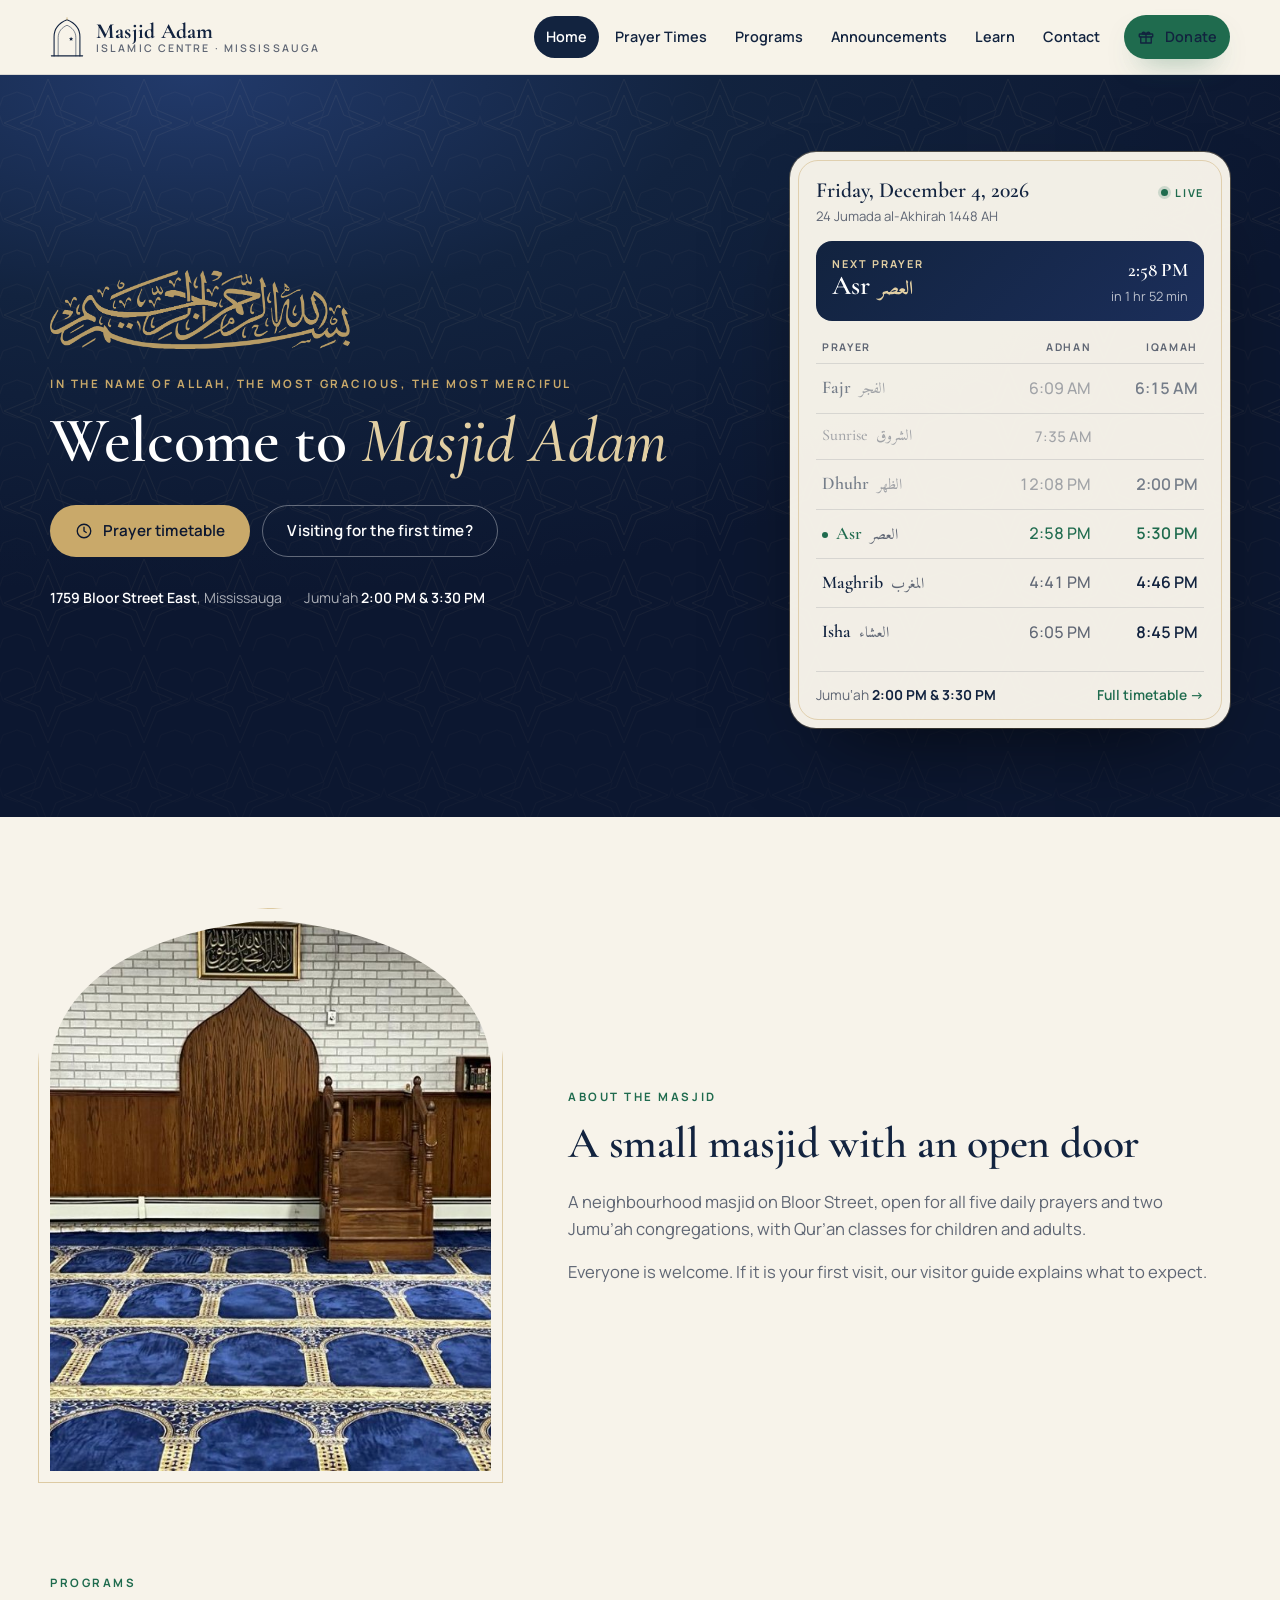
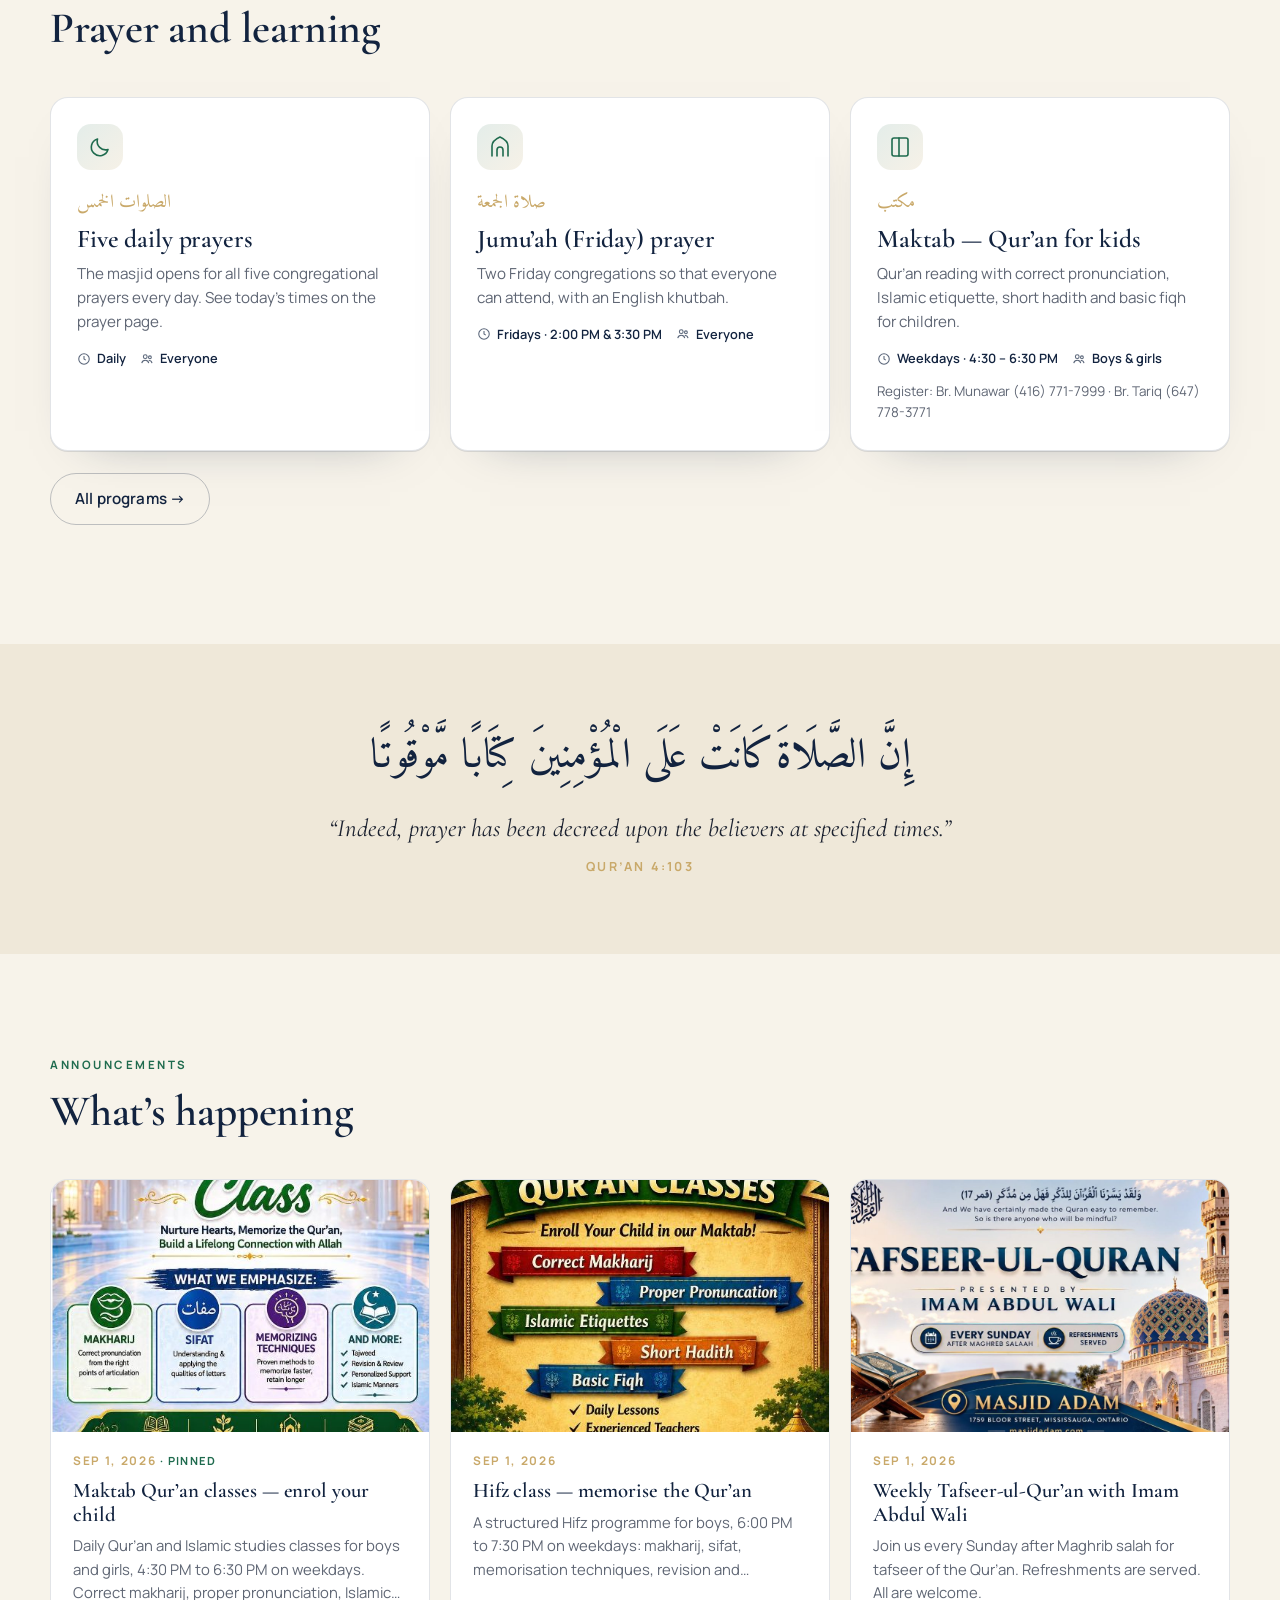
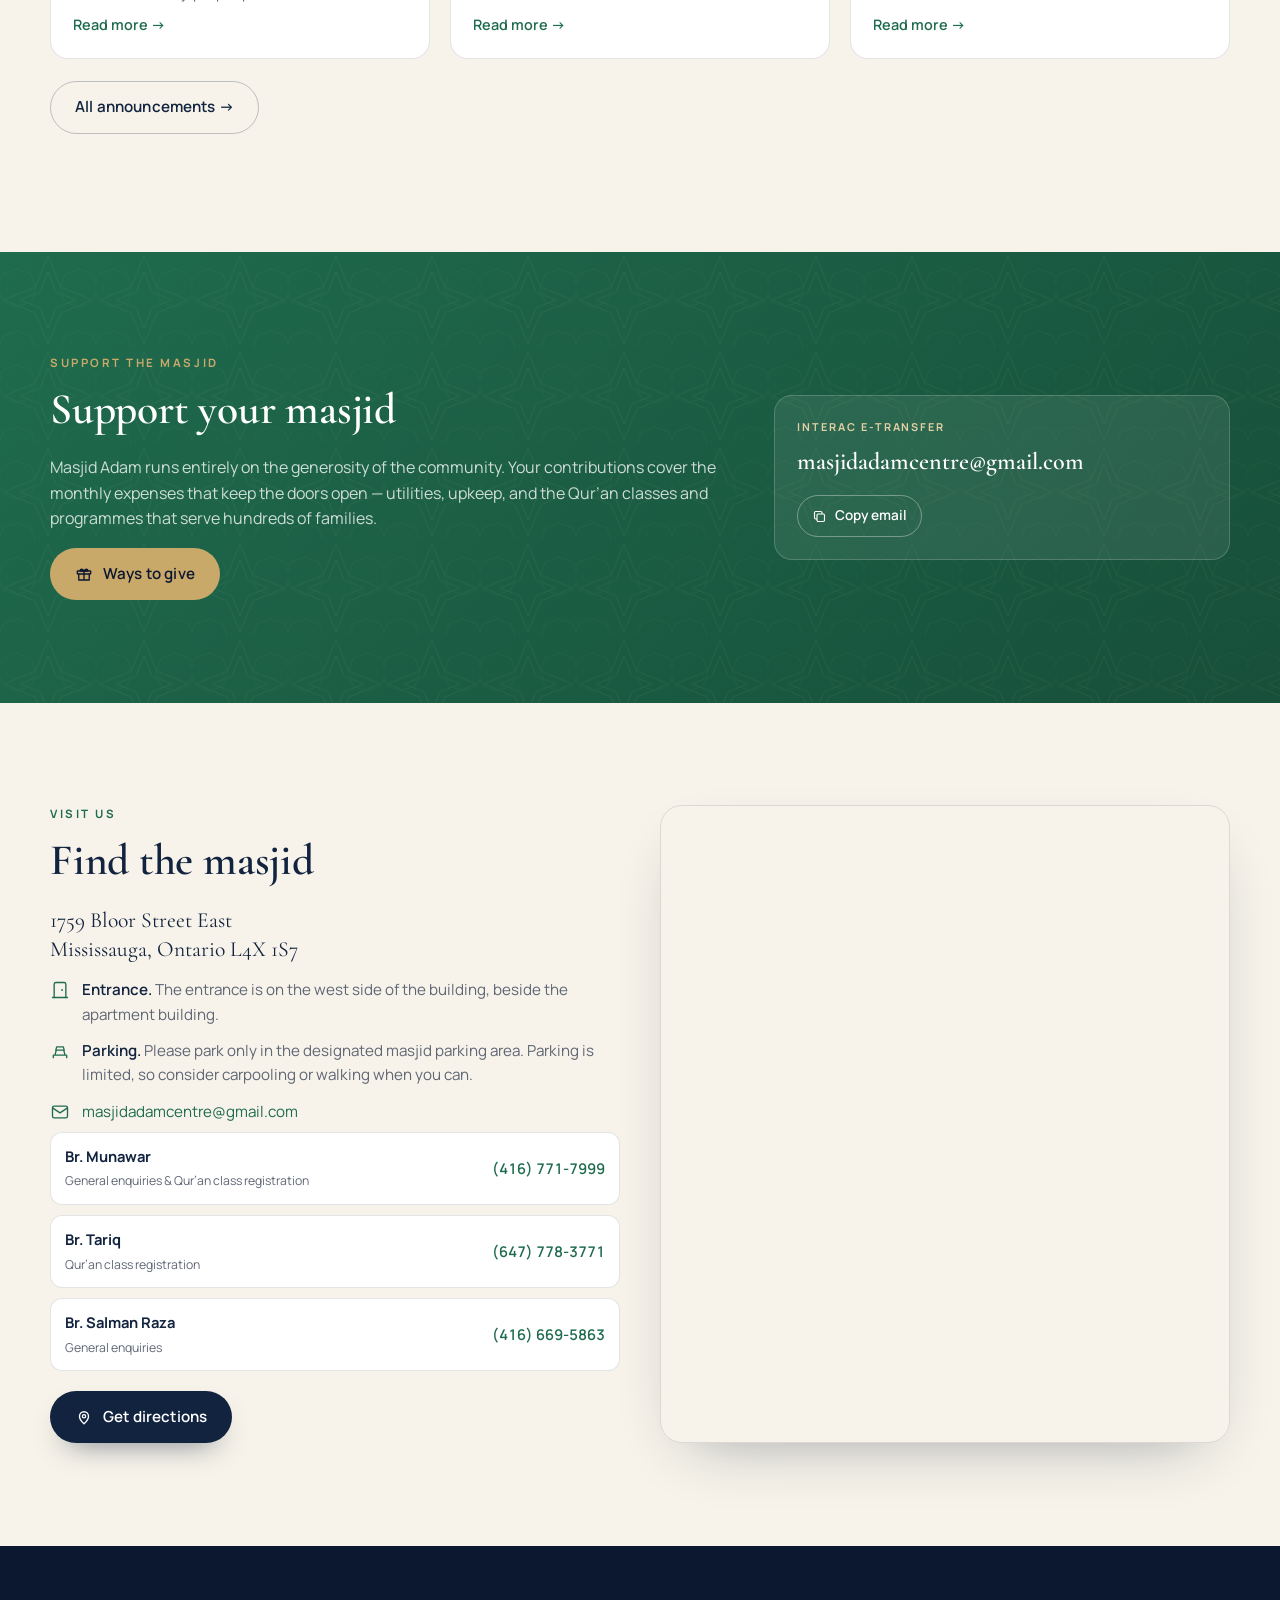
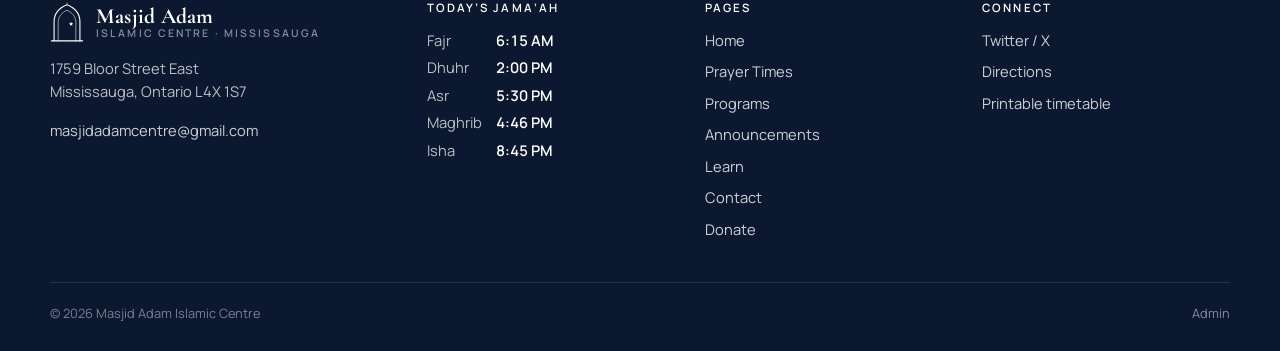
<file: index.html>
<!doctype html>
<html lang="en" data-base="">
<head>
  <meta charset="utf-8">
  <meta name="viewport" content="width=device-width, initial-scale=1, viewport-fit=cover">
  <title>Masjid Adam Islamic Centre · Mississauga</title>
  <meta name="description" content="Masjid Adam Islamic Centre, 1759 Bloor Street East, Mississauga. Daily prayer times, Jumu’ah, Qur’an classes, announcements and how to support the masjid.">
  <meta name="theme-color" content="#12233F">
  <link rel="icon" type="image/png" href="assets/img/favicon.png">
  <link rel="apple-touch-icon" href="assets/img/favicon.png">
  <link rel="preconnect" href="https://fonts.googleapis.com">
  <link rel="preconnect" href="https://fonts.gstatic.com" crossorigin>
  <link href="https://fonts.googleapis.com/css2?family=Cormorant+Garamond:ital,wght@0,500;0,600;0,700;1,500&family=Manrope:wght@400;500;600;700&family=Amiri:wght@400;700&display=swap" rel="stylesheet">
  <link rel="stylesheet" href="assets/css/site.css">
</head>
<body data-page="home">
  <header class="site-header" id="siteHeader"></header>

  <section class="hero on-dark">
    <div class="wrap">
      <div class="hero-text" id="heroText"></div>
      <div class="today" id="todayCard" aria-live="polite"></div>
    </div>
  </section>

  <section class="about">
    <div class="wrap">
      <div class="arch reveal"><img src="assets/img/mihrab.jpg" alt="The mihrab and minbar inside Masjid Adam’s prayer hall"></div>
      <div class="reveal" id="aboutText"></div>
    </div>
  </section>

  <section style="padding-top:0">
    <div class="wrap">
      <div class="section-head reveal">
        <p class="kicker">Programs</p>
        <h2>Prayer and learning</h2>
      </div>
      <div class="grid grid-3 reveal" id="programsGrid"></div>
      <p style="margin-top:22px"><a class="btn btn-outline" href="programs.html">All programs →</a></p>
    </div>
  </section>

  <section class="reminder" id="reminder"></section>

  <section>
    <div class="wrap">
      <div class="section-head reveal">
        <p class="kicker">Announcements</p>
        <h2>What’s happening</h2>
      </div>
      <div class="news reveal" id="newsGrid"></div>
      <p style="margin-top:22px"><a class="btn btn-outline" href="announcements.html">All announcements →</a></p>
    </div>
  </section>

  <section class="donate-band on-dark" id="donateBand"></section>

  <section class="visit" id="visit"></section>

  <footer class="site-footer" id="siteFooter"></footer>
  <script src="assets/js/prayer-calc.js"></script>
  <script src="assets/js/defaults.js"></script>
  <script src="assets/js/content.js"></script>
  <script src="assets/js/site.js"></script>
</body>
</html>
</file>
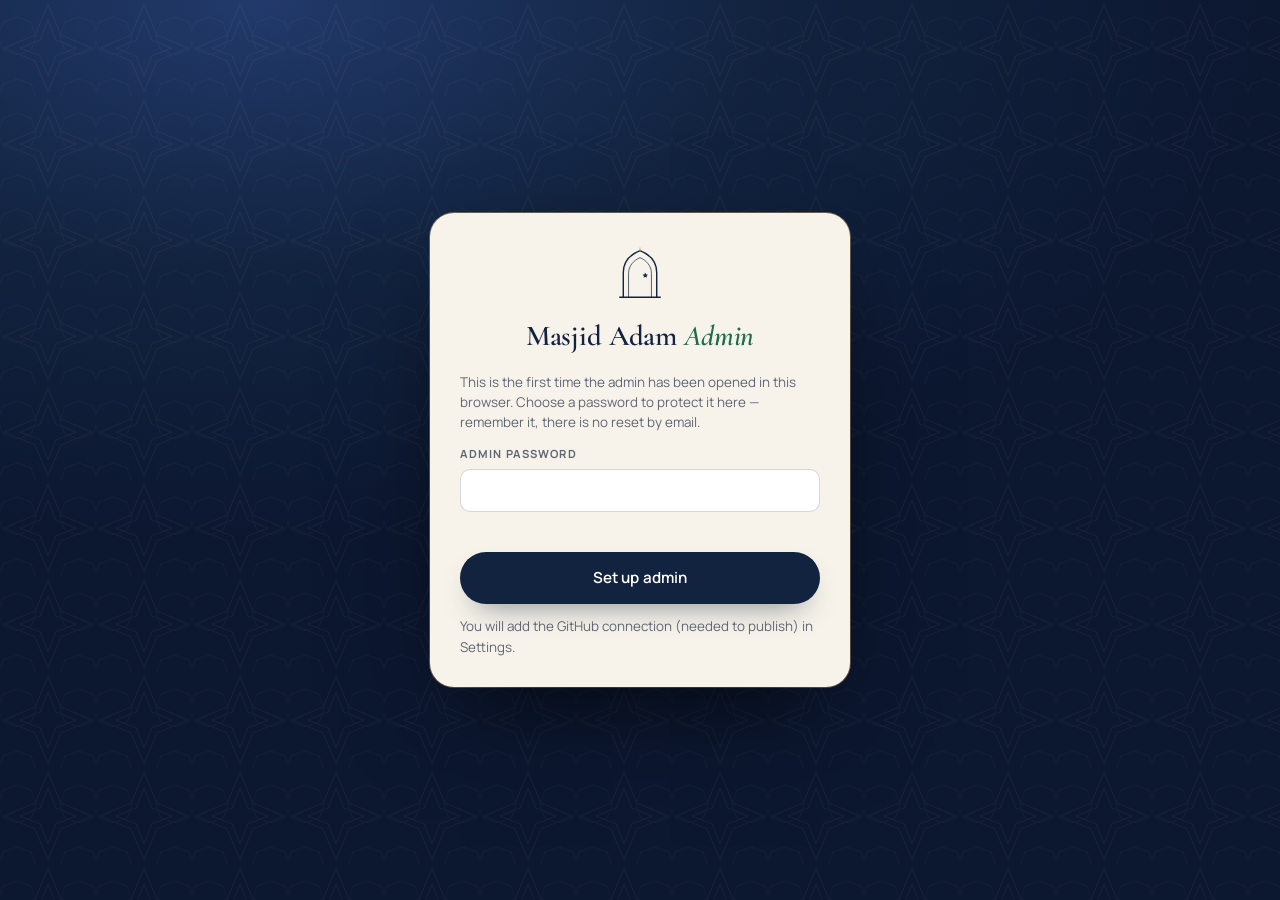
<file: admin/index.html>
<!doctype html>
<html lang="en" data-base="../">
<head>
  <meta charset="utf-8">
  <meta name="viewport" content="width=device-width, initial-scale=1, viewport-fit=cover">
  <title>Admin · Masjid Adam</title>
  <meta name="robots" content="noindex, nofollow">
  <meta name="theme-color" content="#12233F">
  <link rel="icon" type="image/png" href="../assets/img/favicon.png">
  <link rel="preconnect" href="https://fonts.googleapis.com">
  <link rel="preconnect" href="https://fonts.gstatic.com" crossorigin>
  <link href="https://fonts.googleapis.com/css2?family=Cormorant+Garamond:wght@600;700&family=Manrope:wght@400;500;600;700&family=Amiri&display=swap" rel="stylesheet">
  <link rel="stylesheet" href="../assets/css/site.css">
  <link rel="stylesheet" href="../assets/css/admin.css">
</head>
<body class="admin">

  <!-- Lock screen -->
  <div class="lock" id="lock">
    <div class="lock-card">
      <div class="lock-mark" id="lockMark"></div>
      <h1>Masjid Adam <span>Admin</span></h1>
      <div id="lockBody"></div>
    </div>
  </div>

  <!-- App -->
  <div class="app" id="app" hidden>
    <aside class="side">
      <a class="side-brand" href="../"><span id="sideMark"></span><span><b>Masjid Adam</b><small>Admin</small></span></a>
      <nav class="side-nav" id="sideNav">
        <button data-view="dashboard" class="on" type="button">Dashboard</button>
        <button data-view="prayer" type="button">Prayer times</button>
        <button data-view="news" type="button">Announcements</button>
        <button data-view="programs" type="button">Programs</button>
        <button data-view="home" type="button">Home page</button>
        <button data-view="org" type="button">Contact &amp; address</button>
        <button data-view="donate" type="button">Donations</button>
        <button data-view="learn" type="button">Learn page</button>
        <button data-view="dates" type="button">Islamic dates</button>
        <button data-view="settings" type="button">Settings</button>
      </nav>
      <div class="side-foot">
        <a class="side-link" href="../?preview=1" target="_blank">Preview site ↗</a>
        <button class="side-link" id="lockBtn" type="button">Lock</button>
      </div>
    </aside>

    <main class="main">
      <div class="topbar">
        <button class="side-toggle" id="sideToggle" type="button" aria-label="Menu"><svg viewBox="0 0 24 24"><path d="M4 7h16M4 12h16M4 17h16"/></svg></button>
        <div class="status" id="status"><i></i><span>Loading…</span><small>Loading…</small></div>
        <div class="top-actions">
          <button class="btn btn-outline btn-sm" id="discardBtn" type="button">Discard changes</button>
          <button class="btn btn-green btn-sm" id="publishBtn" type="button">Publish</button>
        </div>
      </div>
      <div class="views" id="views"></div>
    </main>
  </div>

  <div class="modal" id="modal" hidden><div class="modal-card" id="modalCard"></div></div>
  <div class="toast" id="toast"></div>

  <script src="../assets/js/prayer-calc.js"></script>
  <script src="../assets/js/defaults.js"></script>
  <script src="../assets/js/content.js"></script>
  <script src="../assets/js/admin.js"></script>
</body>
</html>
</file>
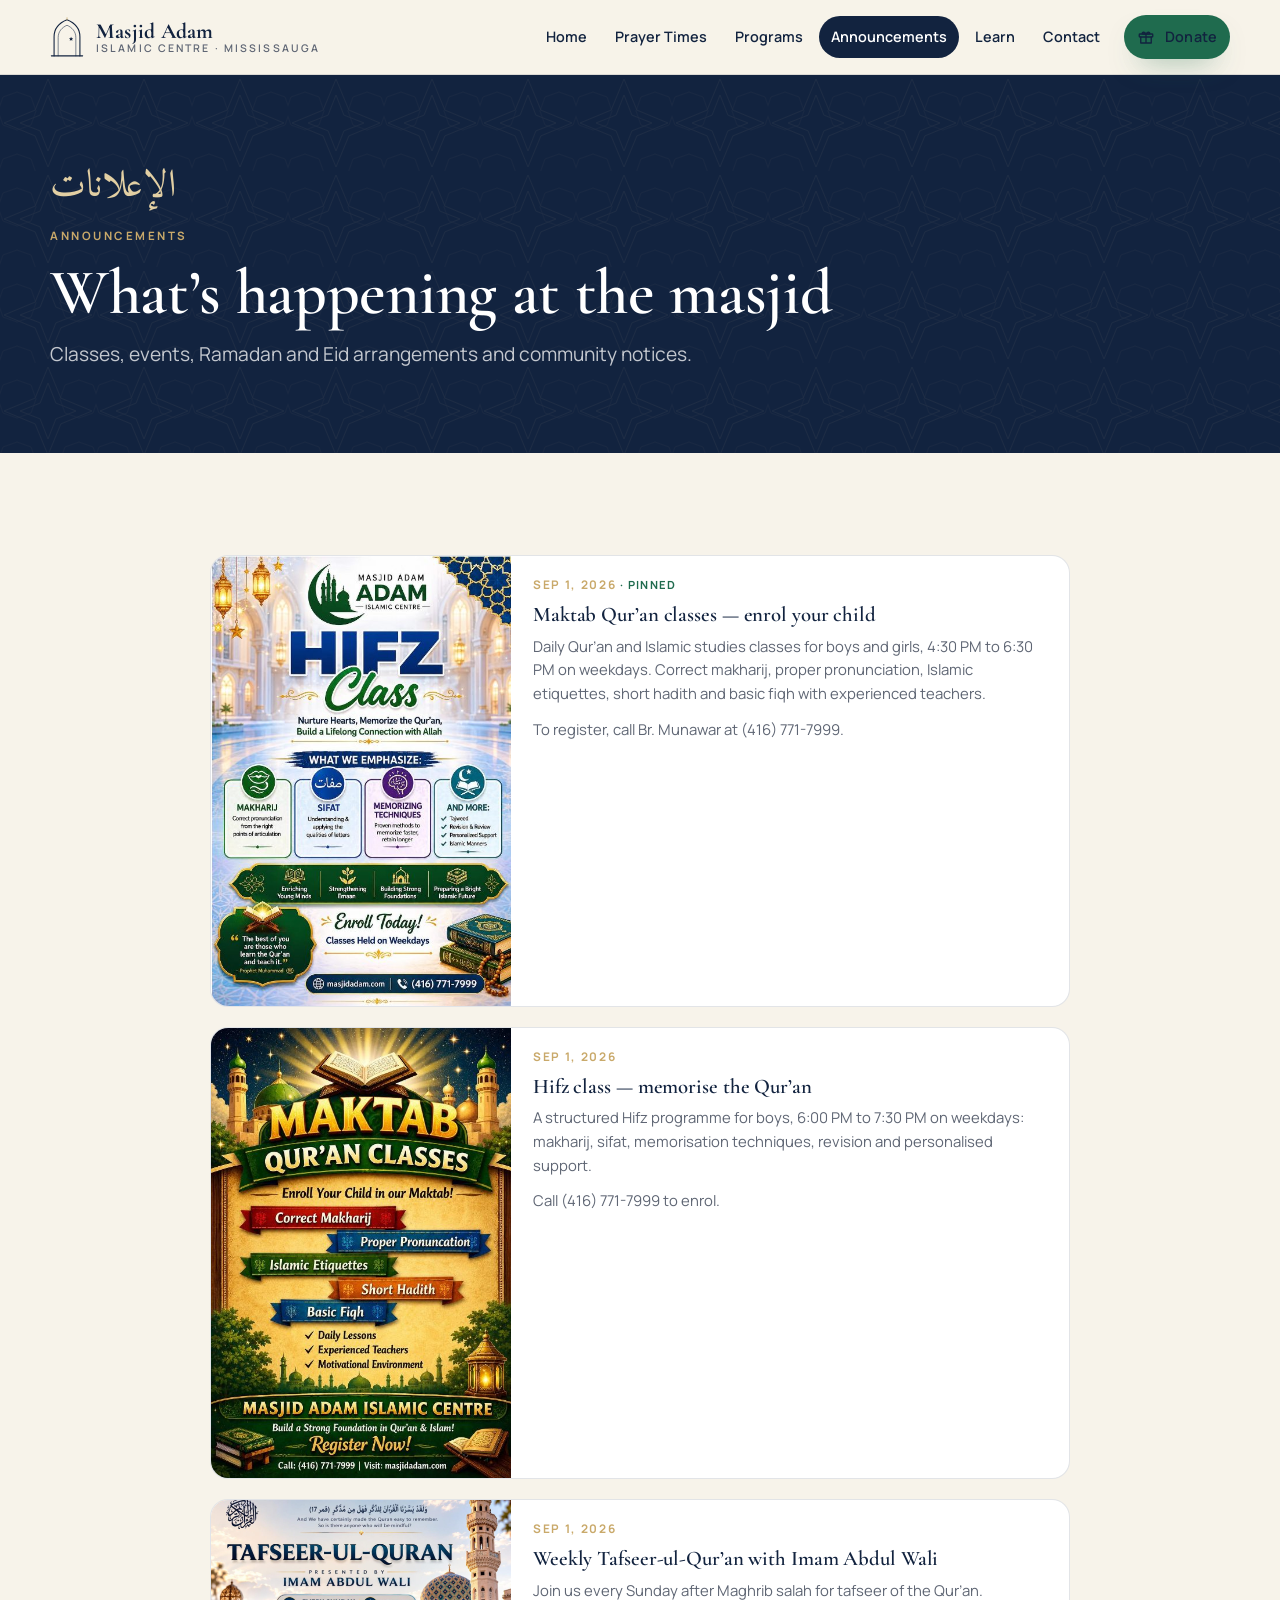
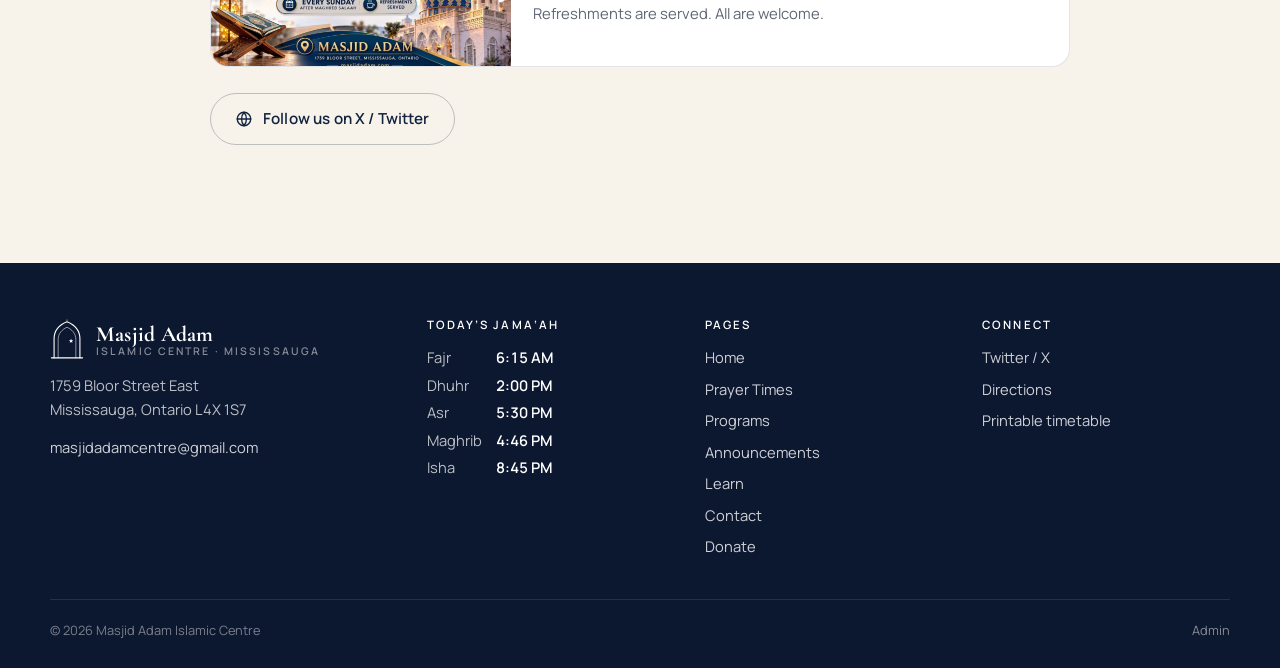
<file: announcements.html>
<!doctype html>
<html lang="en" data-base="">
<head>
  <meta charset="utf-8">
  <meta name="viewport" content="width=device-width, initial-scale=1, viewport-fit=cover">
  <title>Announcements · {{name}}</title>
  <meta name="description" content="Latest announcements, events and class registrations from Masjid Adam Islamic Centre.">
  <meta name="theme-color" content="#12233F">
  <link rel="icon" type="image/png" href="assets/img/favicon.png">
  <link rel="apple-touch-icon" href="assets/img/favicon.png">
  <link rel="preconnect" href="https://fonts.googleapis.com">
  <link rel="preconnect" href="https://fonts.gstatic.com" crossorigin>
  <link href="https://fonts.googleapis.com/css2?family=Cormorant+Garamond:ital,wght@0,500;0,600;0,700;1,500&family=Manrope:wght@400;500;600;700&family=Amiri:wght@400;700&display=swap" rel="stylesheet">
  <link rel="stylesheet" href="assets/css/site.css">
</head>
<body data-page="news">
  <header class="site-header" id="siteHeader"></header>
  <section class="page-hero">
    <div class="wrap">
      <div class="arabic arabic-title">الإعلانات</div>
      <p class="kicker gold">Announcements</p>
      <h1>What’s happening at the masjid</h1>
      <p class="lead">Classes, events, Ramadan and Eid arrangements and community notices.</p>
    </div>
  </section>

  <section>
    <div class="wrap-narrow news-full">
      <div style="display:grid;gap:20px" id="newsList"></div>
      <p style="margin-top:26px" id="twitterLink"></p>
    </div>
  </section>

  <footer class="site-footer" id="siteFooter"></footer>
  <script src="assets/js/prayer-calc.js"></script>
  <script src="assets/js/defaults.js"></script>
  <script src="assets/js/content.js"></script>
  <script src="assets/js/site.js"></script>
</body>
</html>
</file>
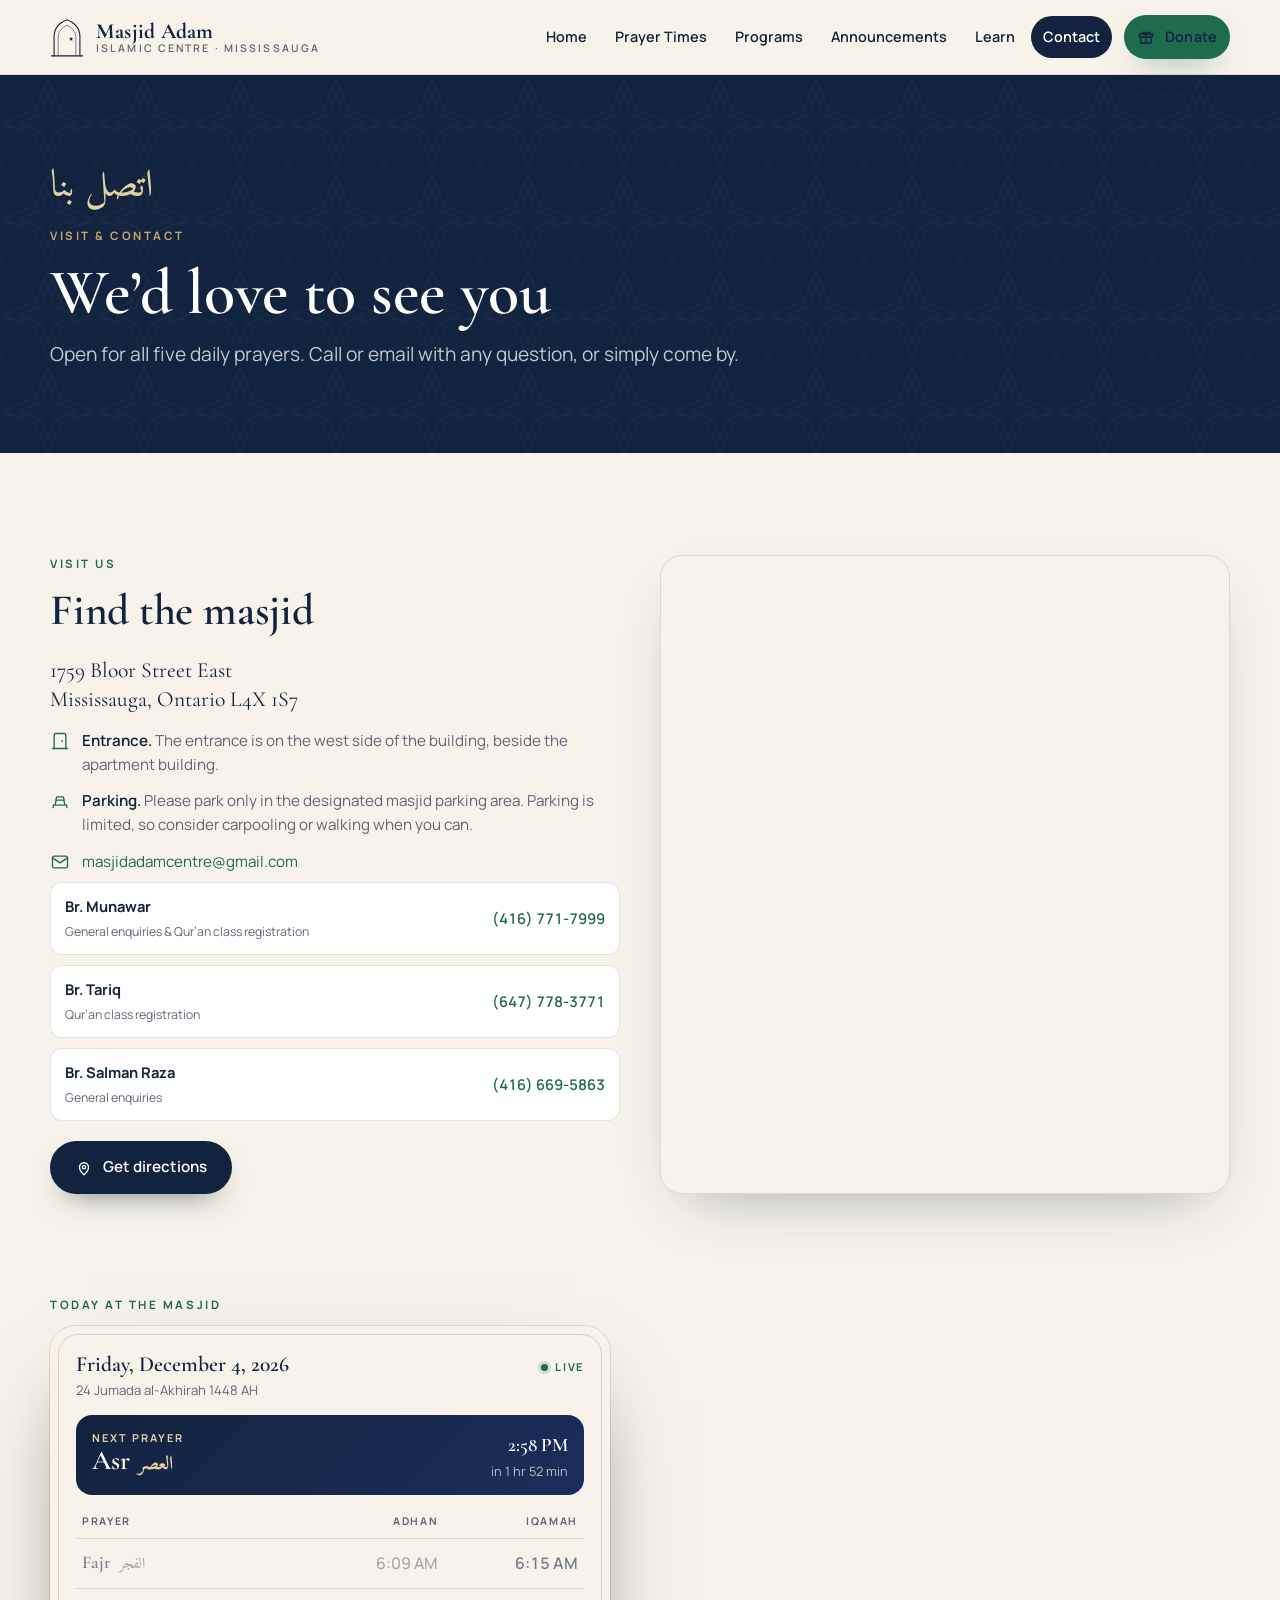
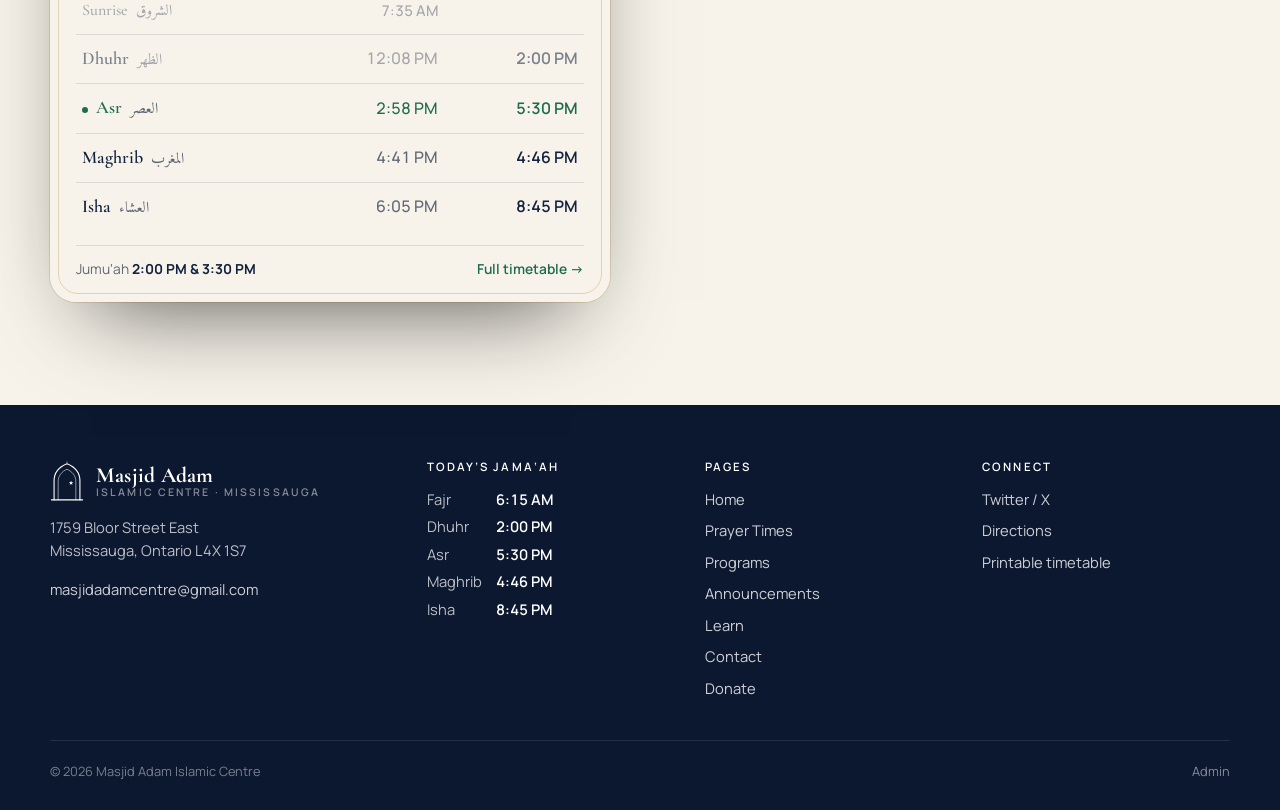
<file: contact.html>
<!doctype html>
<html lang="en" data-base="">
<head>
  <meta charset="utf-8">
  <meta name="viewport" content="width=device-width, initial-scale=1, viewport-fit=cover">
  <title>Visit & Contact · {{name}}</title>
  <meta name="description" content="Address, entrance, parking, phone numbers and map for Masjid Adam Islamic Centre, 1759 Bloor Street East, Mississauga.">
  <meta name="theme-color" content="#12233F">
  <link rel="icon" type="image/png" href="assets/img/favicon.png">
  <link rel="apple-touch-icon" href="assets/img/favicon.png">
  <link rel="preconnect" href="https://fonts.googleapis.com">
  <link rel="preconnect" href="https://fonts.gstatic.com" crossorigin>
  <link href="https://fonts.googleapis.com/css2?family=Cormorant+Garamond:ital,wght@0,500;0,600;0,700;1,500&family=Manrope:wght@400;500;600;700&family=Amiri:wght@400;700&display=swap" rel="stylesheet">
  <link rel="stylesheet" href="assets/css/site.css">
</head>
<body data-page="contact">
  <header class="site-header" id="siteHeader"></header>
  <section class="page-hero">
    <div class="wrap">
      <div class="arabic arabic-title">اتصل بنا</div>
      <p class="kicker gold">Visit & contact</p>
      <h1>We’d love to see you</h1>
      <p class="lead">Open for all five daily prayers. Call or email with any question, or simply come by.</p>
    </div>
  </section>

  <section class="visit" id="visit"></section>
  <section style="padding-top:0">
    <div class="wrap"><div style="max-width:560px">
      <p class="kicker">Today at the masjid</p>
      <div class="today" id="todayMini"></div>
    </div></div>
  </section>

  <footer class="site-footer" id="siteFooter"></footer>
  <script src="assets/js/prayer-calc.js"></script>
  <script src="assets/js/defaults.js"></script>
  <script src="assets/js/content.js"></script>
  <script src="assets/js/site.js"></script>
</body>
</html>
</file>
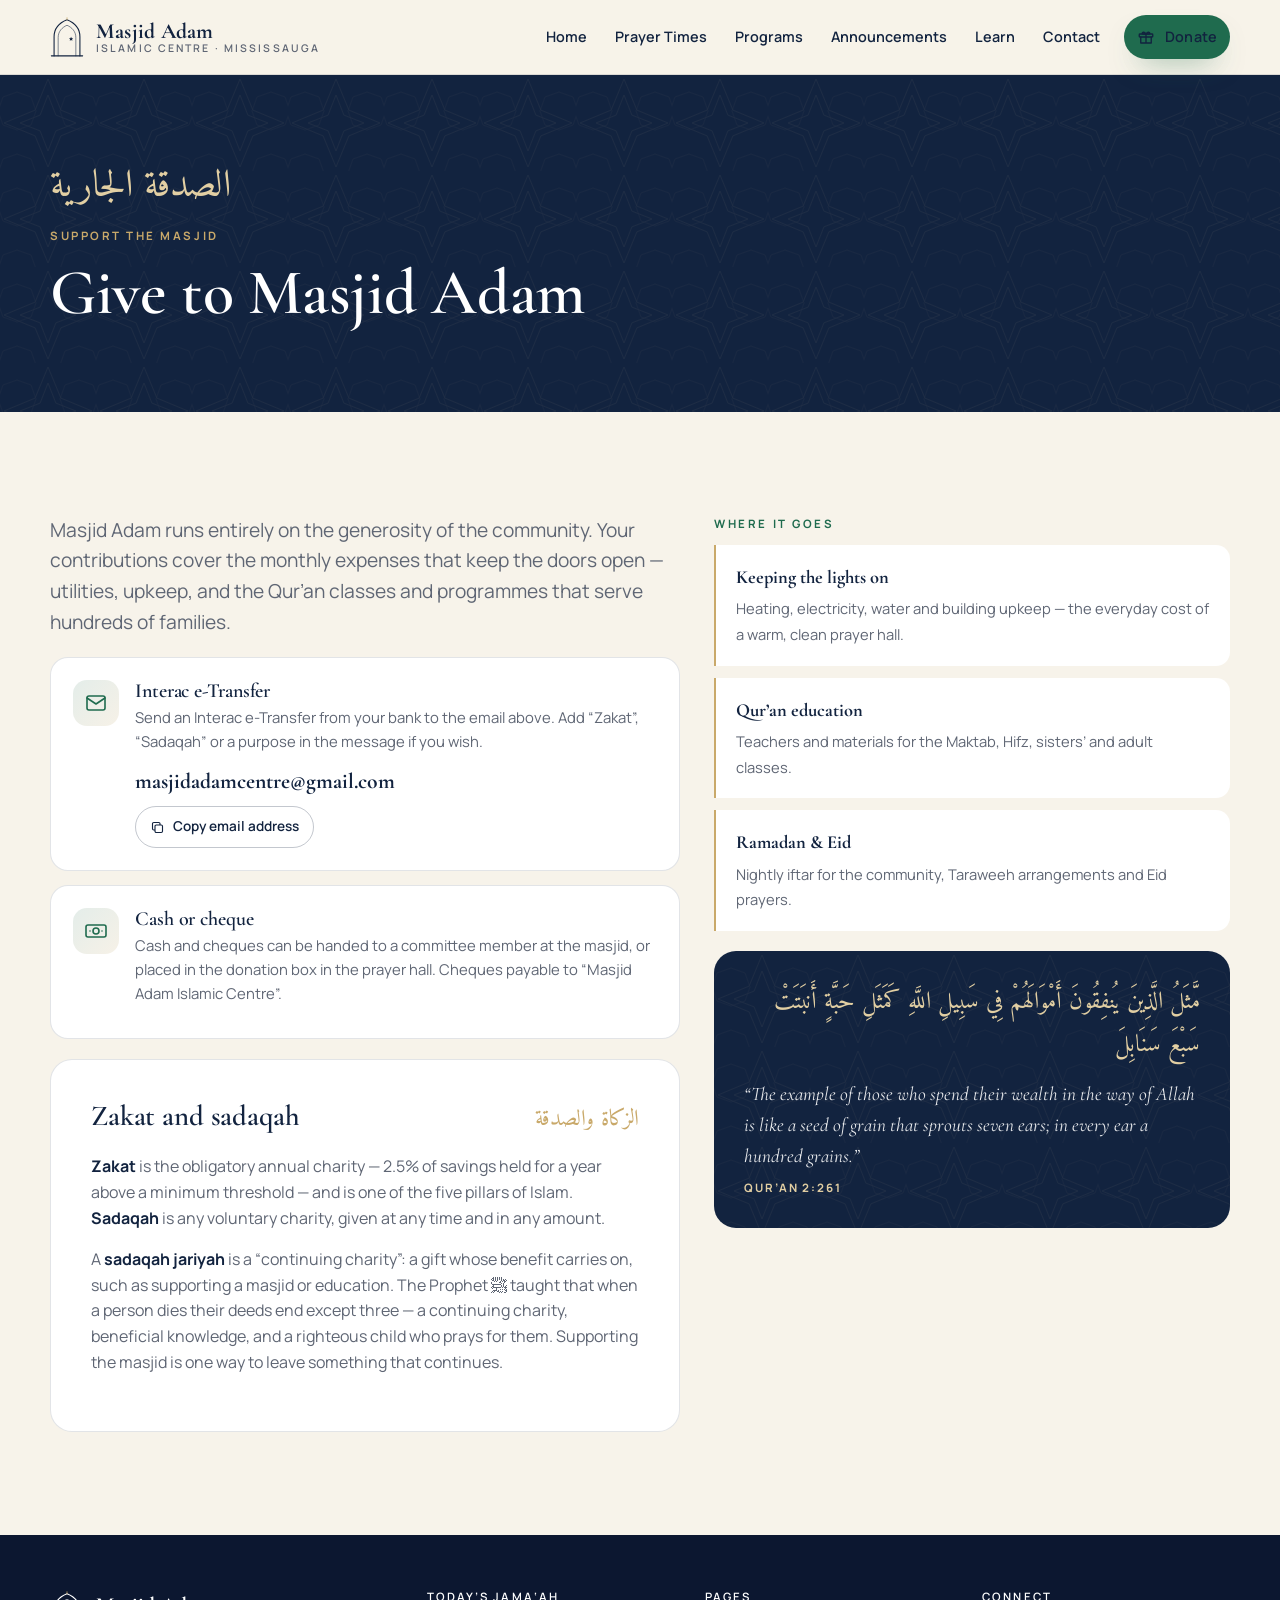
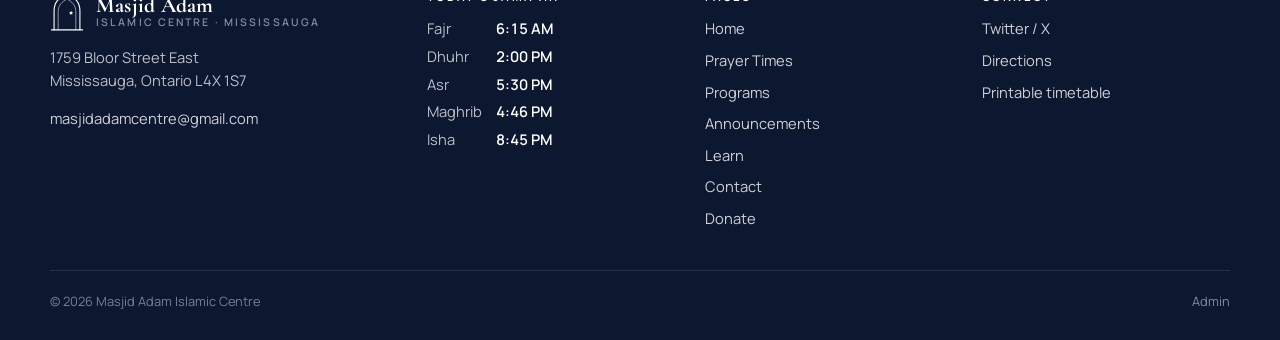
<file: donate.html>
<!doctype html>
<html lang="en" data-base="">
<head>
  <meta charset="utf-8">
  <meta name="viewport" content="width=device-width, initial-scale=1, viewport-fit=cover">
  <title>Donate · {{name}}</title>
  <meta name="description" content="Support Masjid Adam Islamic Centre by Interac e-Transfer, cash or cheque. Your donations cover monthly expenses and Qur’an education.">
  <meta name="theme-color" content="#12233F">
  <link rel="icon" type="image/png" href="assets/img/favicon.png">
  <link rel="apple-touch-icon" href="assets/img/favicon.png">
  <link rel="preconnect" href="https://fonts.googleapis.com">
  <link rel="preconnect" href="https://fonts.gstatic.com" crossorigin>
  <link href="https://fonts.googleapis.com/css2?family=Cormorant+Garamond:ital,wght@0,500;0,600;0,700;1,500&family=Manrope:wght@400;500;600;700&family=Amiri:wght@400;700&display=swap" rel="stylesheet">
  <link rel="stylesheet" href="assets/css/site.css">
</head>
<body data-page="donate">
  <header class="site-header" id="siteHeader"></header>
  <section class="page-hero">
    <div class="wrap">
      <div class="arabic arabic-title">الصدقة الجارية</div>
      <p class="kicker gold">Support the masjid</p>
      <h1>Give to Masjid Adam</h1>
      <p class="lead"></p>
    </div>
  </section>

  <section>
    <div class="wrap donate-grid">
      <div>
        <div id="donateIntro"></div>
        <div id="methods"></div>
        <div id="giving" style="margin-top:20px"></div>
      </div>
      <aside>
        <p class="kicker">Where it goes</p>
        <div class="uses" id="uses"></div>
        <div class="quote-card" id="quote"></div>
      </aside>
    </div>
  </section>

  <footer class="site-footer" id="siteFooter"></footer>
  <script src="assets/js/prayer-calc.js"></script>
  <script src="assets/js/defaults.js"></script>
  <script src="assets/js/content.js"></script>
  <script src="assets/js/site.js"></script>
</body>
</html>
</file>
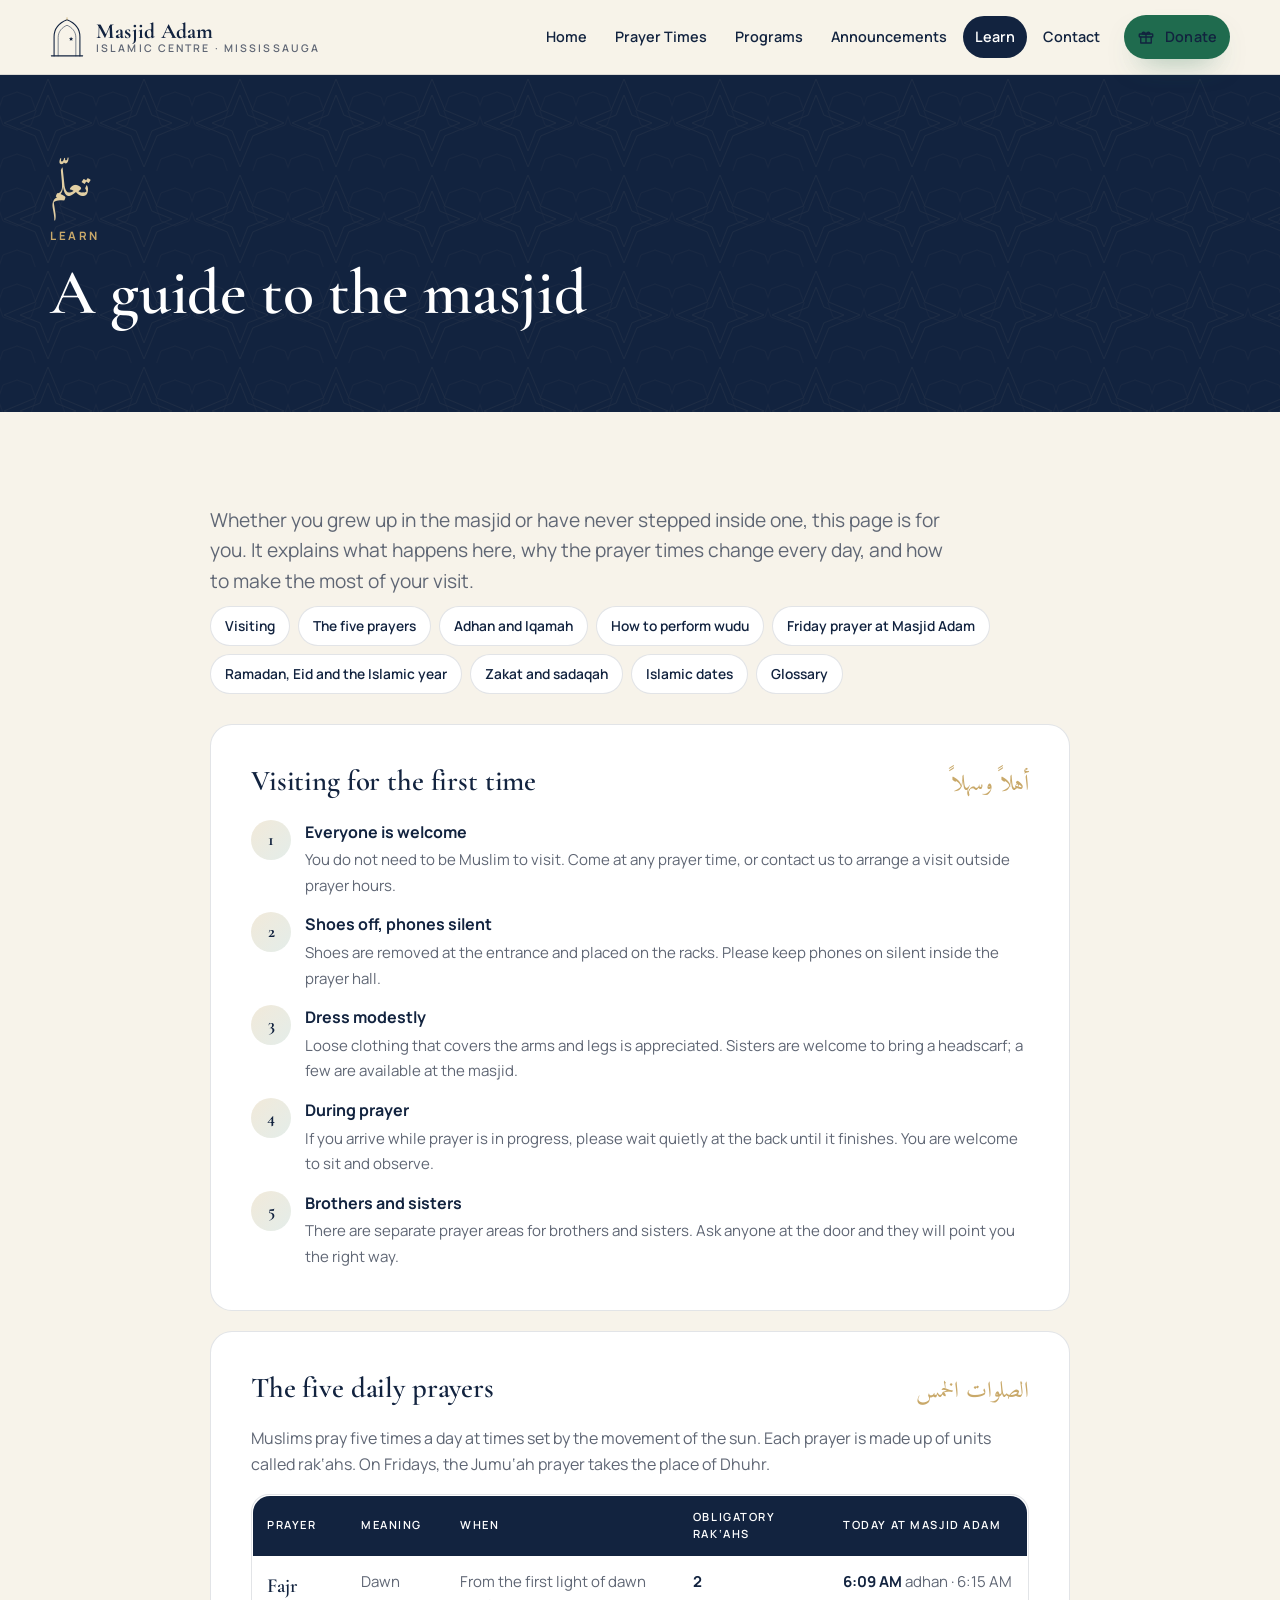
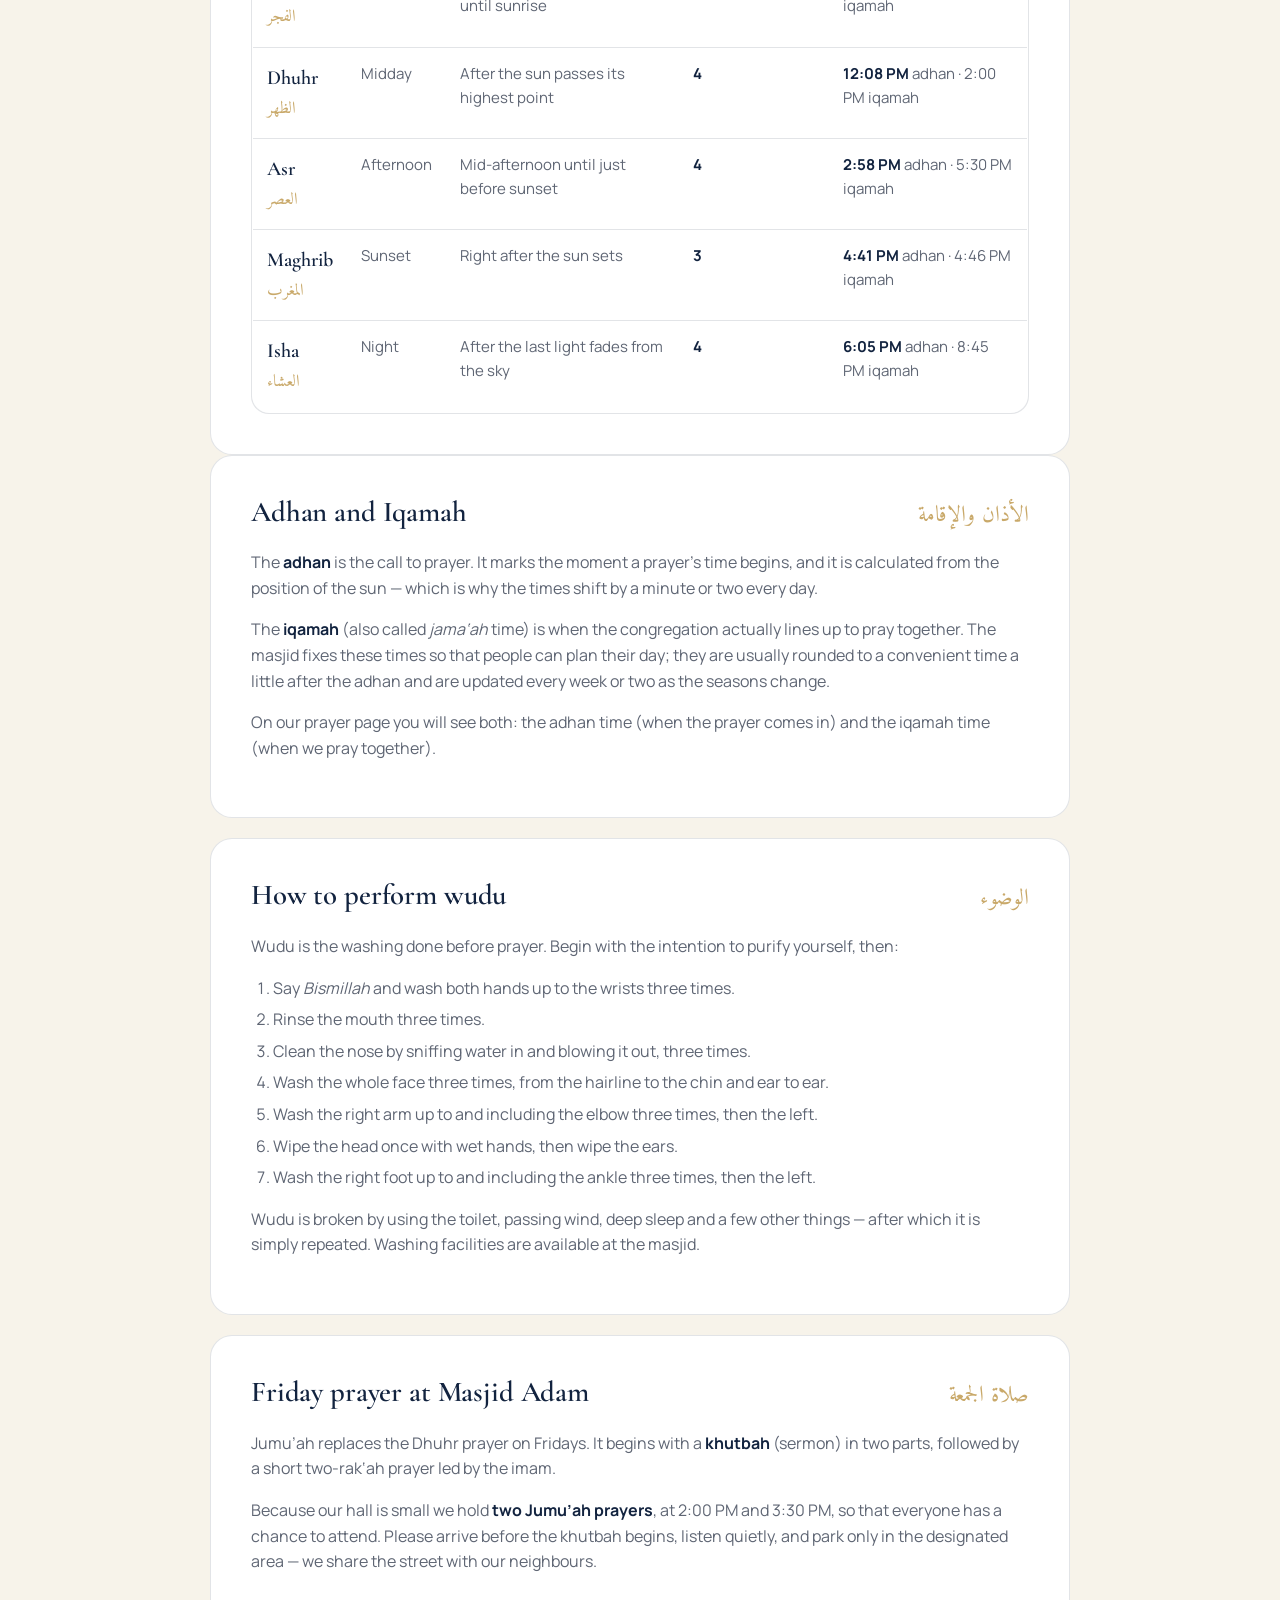
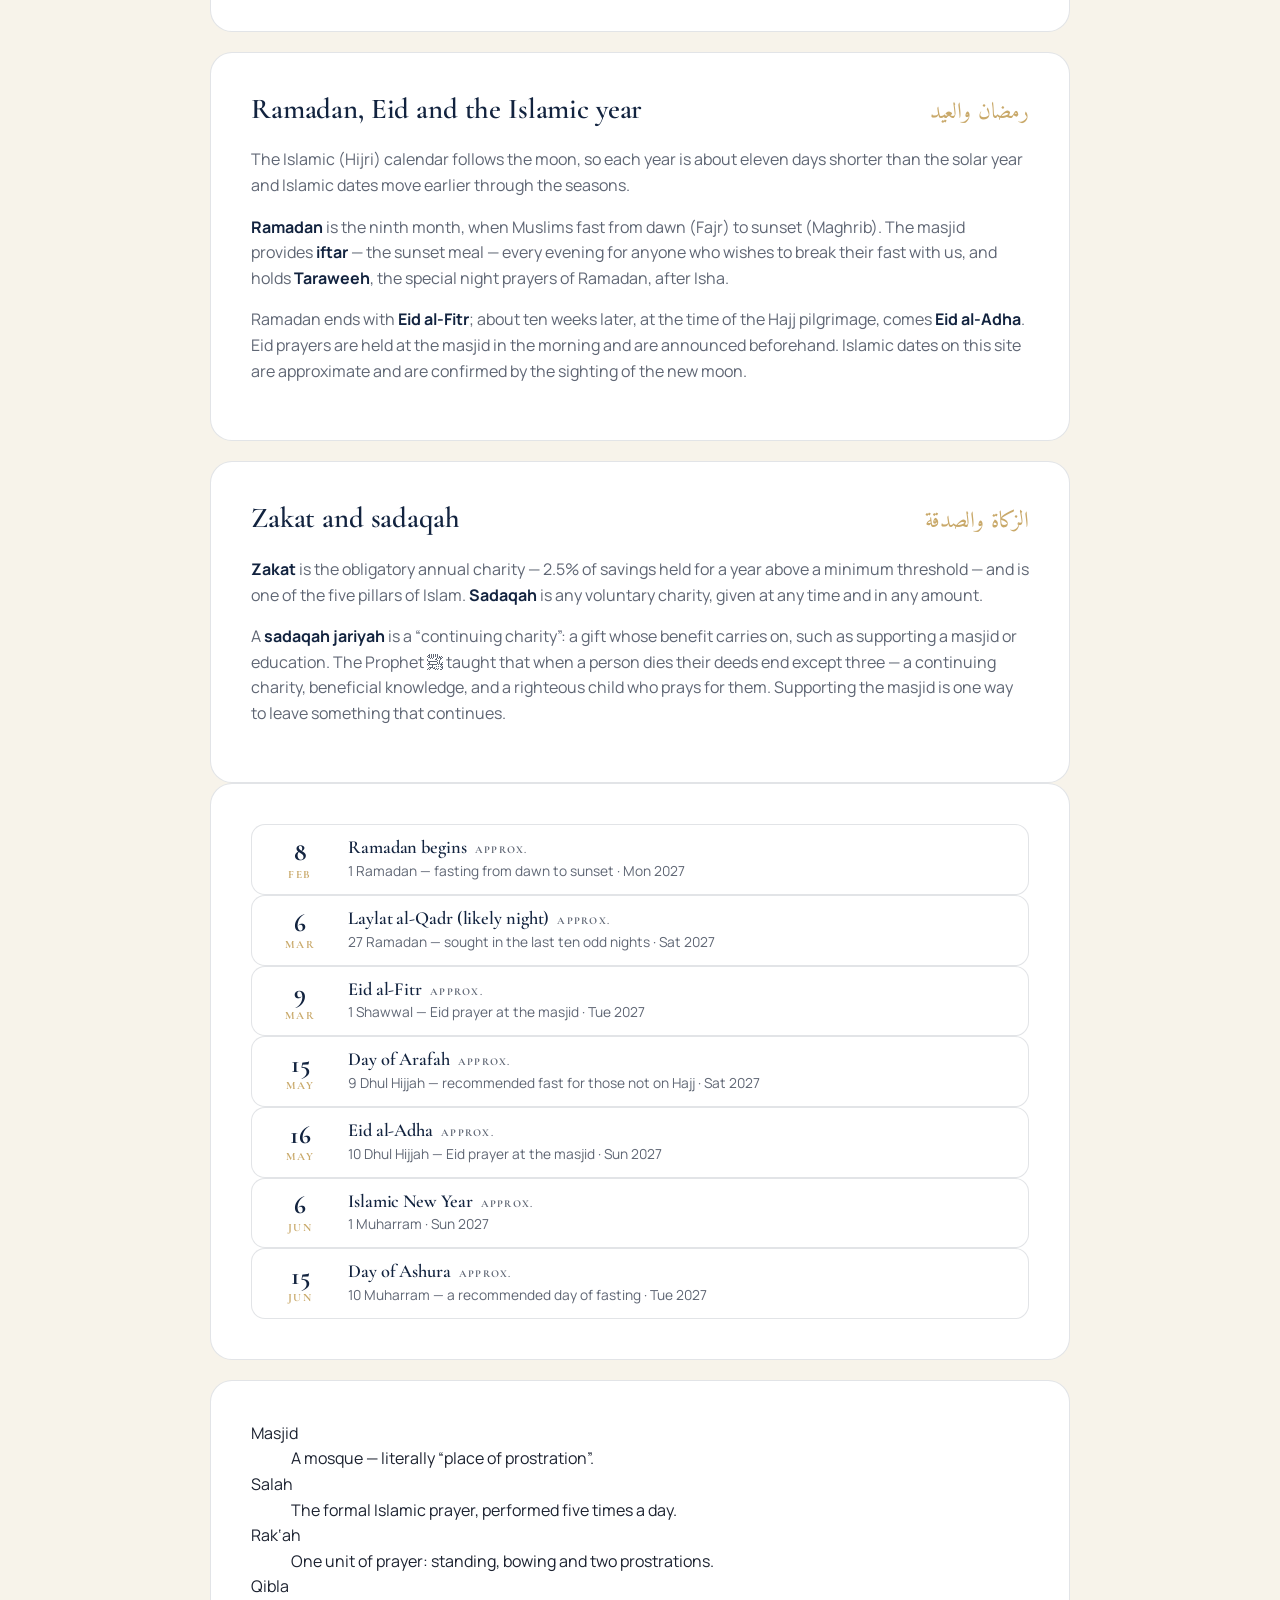
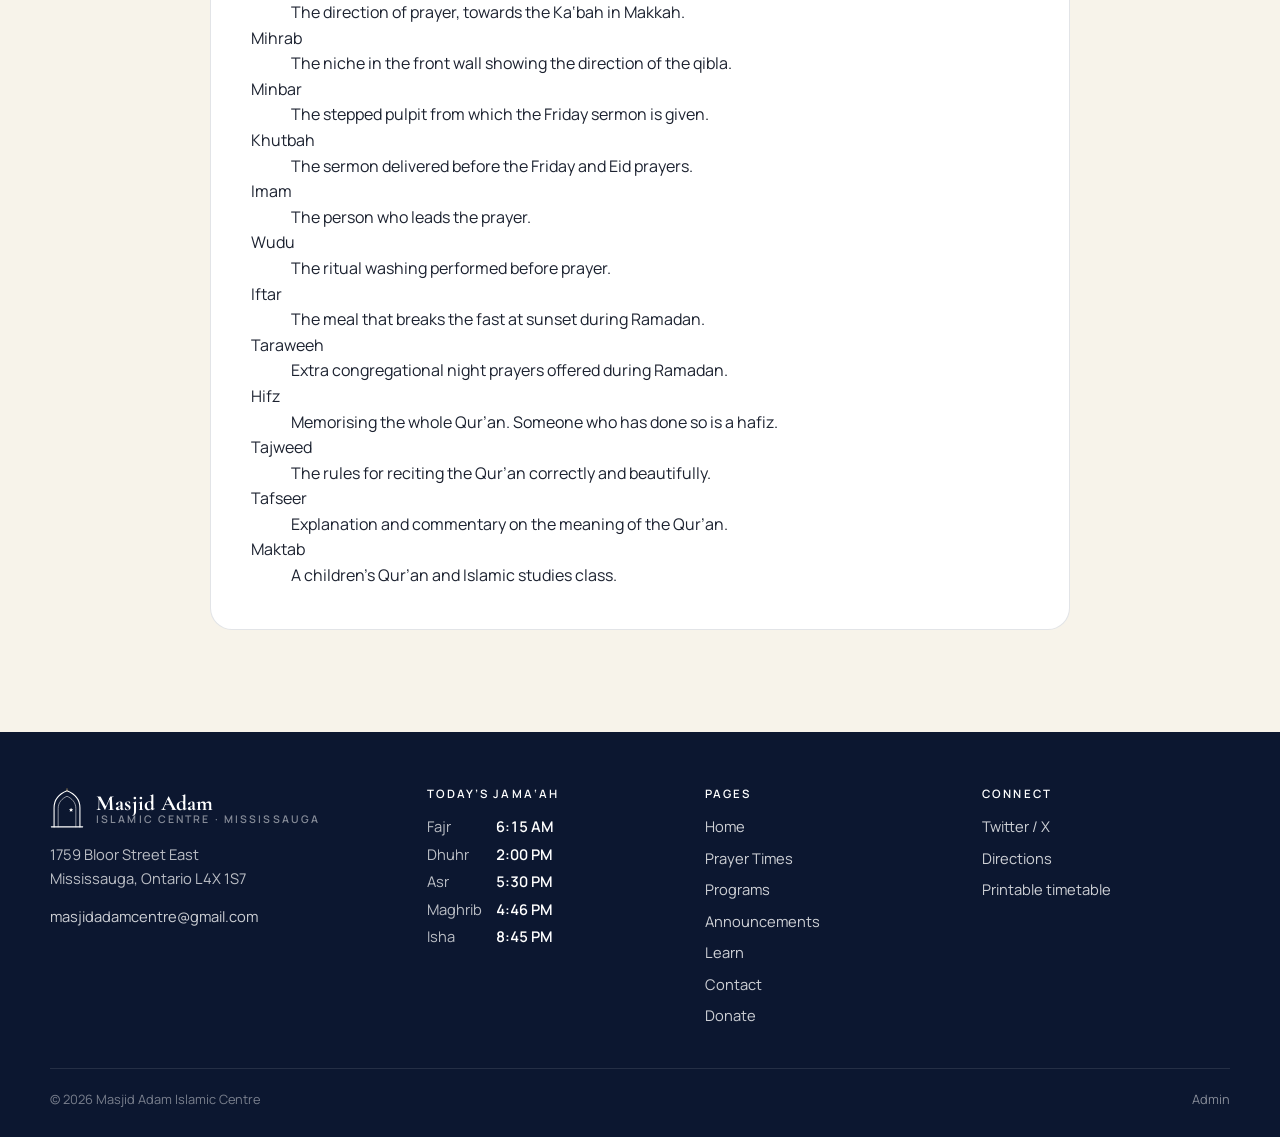
<file: learn.html>
<!doctype html>
<html lang="en" data-base="">
<head>
  <meta charset="utf-8">
  <meta name="viewport" content="width=device-width, initial-scale=1, viewport-fit=cover">
  <title>Learn · {{name}}</title>
  <meta name="description" content="A friendly guide to the masjid: visiting for the first time, the five daily prayers, adhan and iqamah, wudu, Jumu’ah, Ramadan and a glossary.">
  <meta name="theme-color" content="#12233F">
  <link rel="icon" type="image/png" href="assets/img/favicon.png">
  <link rel="apple-touch-icon" href="assets/img/favicon.png">
  <link rel="preconnect" href="https://fonts.googleapis.com">
  <link rel="preconnect" href="https://fonts.gstatic.com" crossorigin>
  <link href="https://fonts.googleapis.com/css2?family=Cormorant+Garamond:ital,wght@0,500;0,600;0,700;1,500&family=Manrope:wght@400;500;600;700&family=Amiri:wght@400;700&display=swap" rel="stylesheet">
  <link rel="stylesheet" href="assets/css/site.css">
</head>
<body data-page="learn">
  <header class="site-header" id="siteHeader"></header>
  <section class="page-hero">
    <div class="wrap">
      <div class="arabic arabic-title">تعلّم</div>
      <p class="kicker gold">Learn</p>
      <h1>A guide to the masjid</h1>
      <p class="lead"></p>
    </div>
  </section>

  <section>
    <div class="wrap-narrow">
      <p class="lead" id="learnIntro" style="margin-top:-10px"></p>
      <nav class="learn-nav" id="learnNav" aria-label="On this page"></nav>

      <article class="article" id="visit">
        <h2>Visiting for the first time<span class="arabic">أهلاً وسهلاً</span></h2>
        <div id="visitGuide"></div>
      </article>

      <article class="article" id="prayers">
        <h2>The five daily prayers<span class="arabic">الصلوات الخمس</span></h2>
        <p style="color:var(--muted)">Muslims pray five times a day at times set by the movement of the sun. Each prayer is made up of units called rak‘ahs. On Fridays, the Jumu‘ah prayer takes the place of Dhuhr.</p>
        <div class="table-wrap" style="box-shadow:none"><table class="prayer-table" id="prayerTable"></table></div>
      </article>

      <div id="articles"></div>

      <article class="article" id="dates">
        <h2>Upcoming Islamic dates<span class="arabic">التقويم الهجري</span></h2>
        <p style="color:var(--muted)">The Islamic year follows the moon, so these dates are approximate until the new moon is sighted. Eid prayer times are announced at the masjid.</p>
        <div class="dates" id="dates"></div>
      </article>

      <article class="article" id="glossary">
        <h2>Glossary<span class="arabic">مصطلحات</span></h2>
        <dl class="glossary" id="glossary"></dl>
      </article>
    </div>
  </section>

  <footer class="site-footer" id="siteFooter"></footer>
  <script src="assets/js/prayer-calc.js"></script>
  <script src="assets/js/defaults.js"></script>
  <script src="assets/js/content.js"></script>
  <script src="assets/js/site.js"></script>
</body>
</html>
</file>
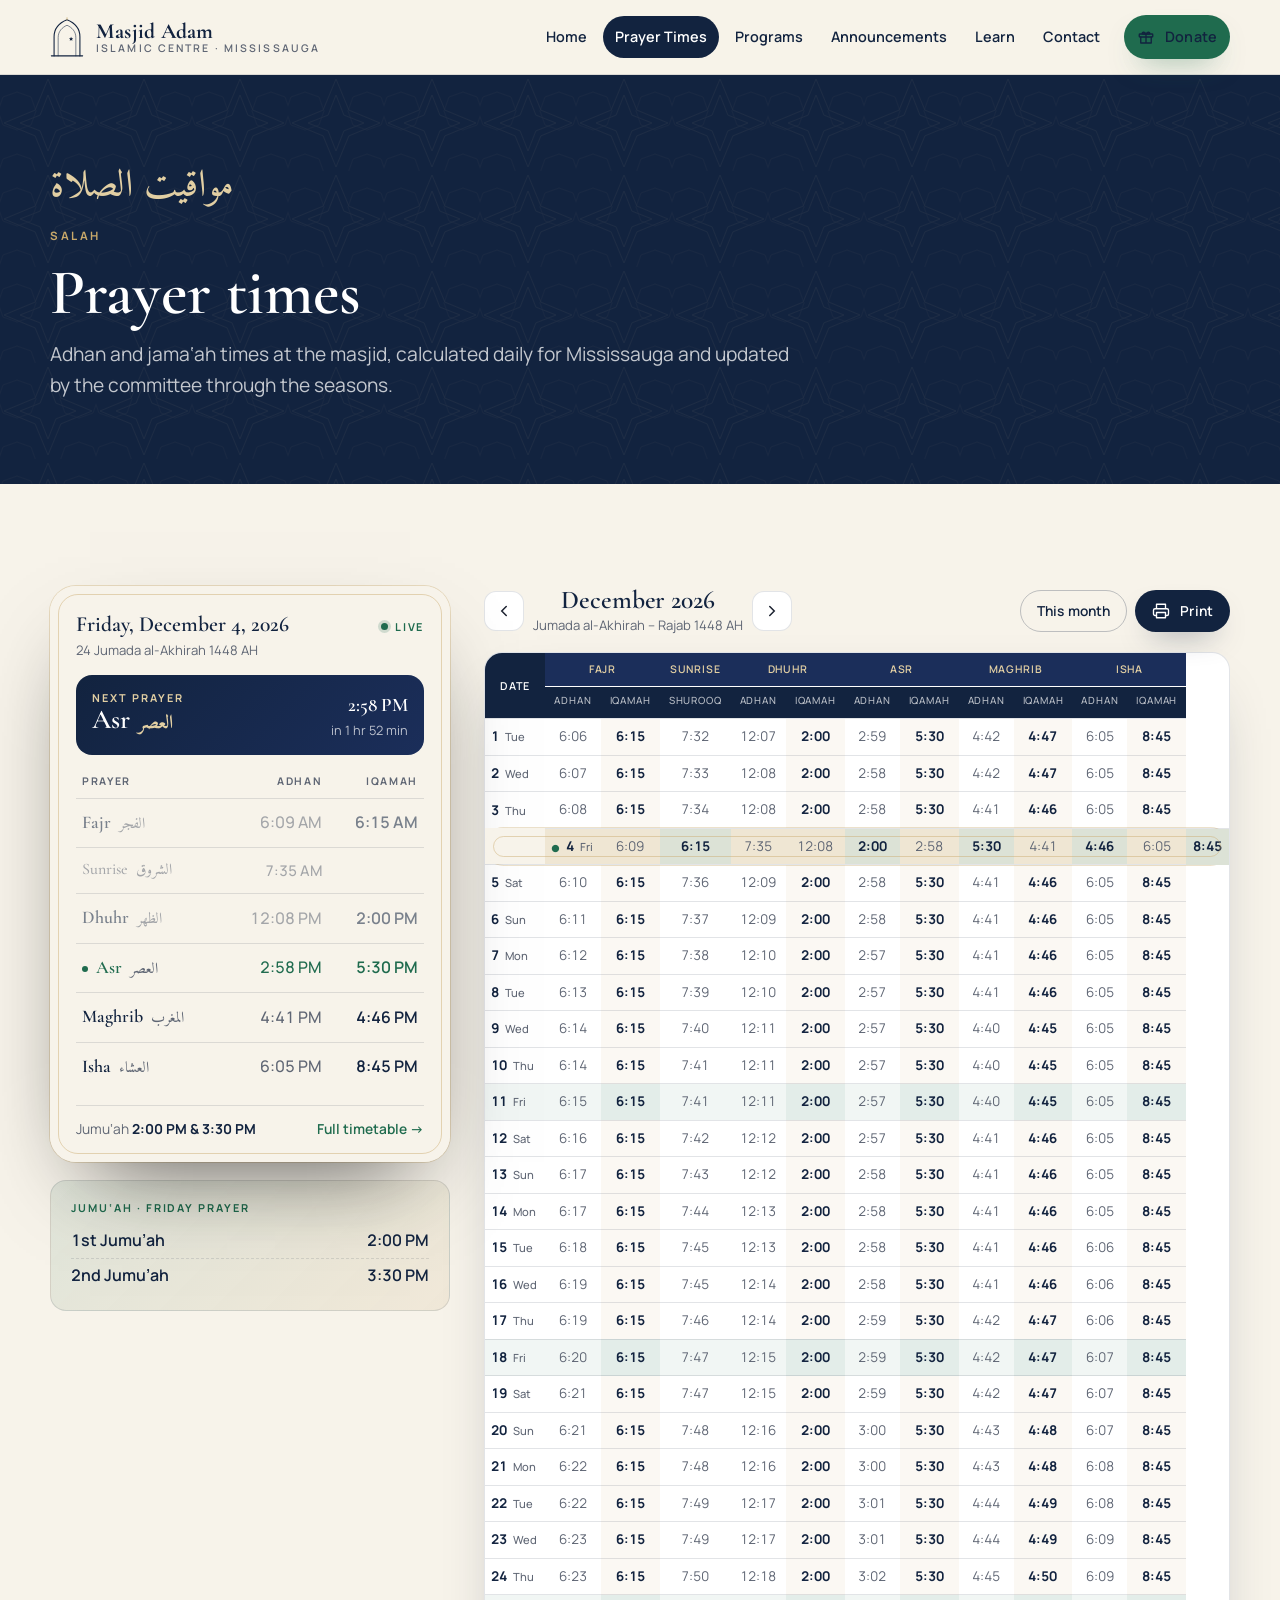
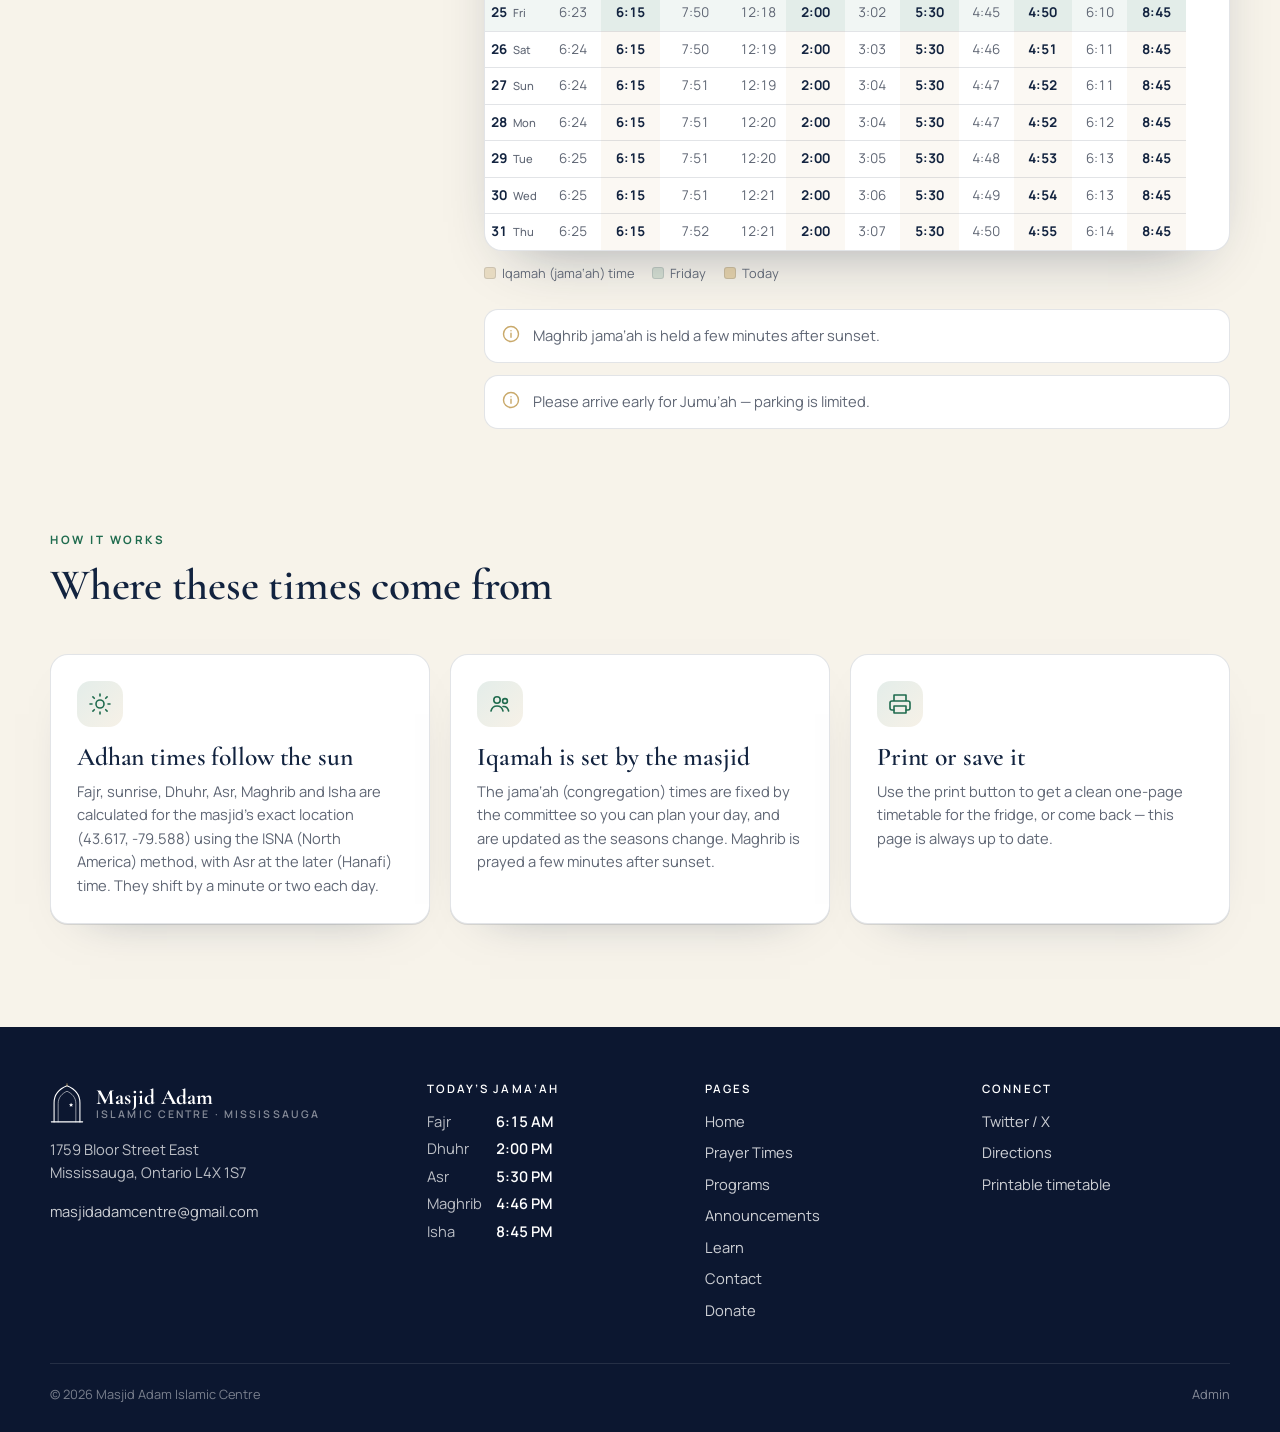
<file: prayer-times.html>
<!doctype html>
<html lang="en" data-base="">
<head>
  <meta charset="utf-8">
  <meta name="viewport" content="width=device-width, initial-scale=1, viewport-fit=cover">
  <title>Prayer Times · {{name}}</title>
  <meta name="description" content="Daily adhan and iqamah times at Masjid Adam Islamic Centre, Mississauga, with a printable monthly timetable.">
  <meta name="theme-color" content="#12233F">
  <link rel="icon" type="image/png" href="assets/img/favicon.png">
  <link rel="apple-touch-icon" href="assets/img/favicon.png">
  <link rel="preconnect" href="https://fonts.googleapis.com">
  <link rel="preconnect" href="https://fonts.gstatic.com" crossorigin>
  <link href="https://fonts.googleapis.com/css2?family=Cormorant+Garamond:ital,wght@0,500;0,600;0,700;1,500&family=Manrope:wght@400;500;600;700&family=Amiri:wght@400;700&display=swap" rel="stylesheet">
  <link rel="stylesheet" href="assets/css/site.css">
</head>
<body data-page="prayer">
  <header class="site-header" id="siteHeader"></header>
  <section class="page-hero">
    <div class="wrap">
      <div class="arabic arabic-title">مواقيت الصلاة</div>
      <p class="kicker gold">Salah</p>
      <h1>Prayer times</h1>
      <p class="lead">Adhan and jama‘ah times at the masjid, calculated daily for Mississauga and updated by the committee through the seasons.</p>
    </div>
  </section>

  <section>
    <div class="wrap pt-layout">
      <aside class="pt-side">
        <div class="today" id="todayCard" aria-live="polite"></div>
        <div class="jumuah-box" id="jumuah"></div>
      </aside>
      <div>
        <div class="print-head" id="printHead"></div>
        <div class="month-head">
          <div class="month-nav">
            <button type="button" id="prevMonth" aria-label="Previous month"><svg viewBox="0 0 24 24"><path d="M15 6l-6 6 6 6"/></svg></button>
            <div><h2 id="monthTitle"></h2><div class="month-hijri" id="monthHijri"></div></div>
            <button type="button" id="nextMonth" aria-label="Next month"><svg viewBox="0 0 24 24"><path d="M9 6l6 6-6 6"/></svg></button>
          </div>
          <div class="month-actions no-print">
            <button type="button" class="btn btn-outline btn-sm" id="thisMonth">This month</button>
            <button type="button" class="btn btn-navy btn-sm" id="printBtn"><svg viewBox="0 0 24 24"><path d="M6 9V3h12v6M6 18H4a2 2 0 0 1-2-2v-5a2 2 0 0 1 2-2h16a2 2 0 0 1 2 2v5a2 2 0 0 1-2 2h-2"/><rect x="6" y="14" width="12" height="7"/></svg> Print</button>
          </div>
        </div>
        <div class="table-wrap">
          <table class="month">
            <thead>
              <tr><th rowspan="2">Date</th><th class="group" colspan="2">Fajr</th><th class="group">Sunrise</th><th class="group" colspan="2">Dhuhr</th><th class="group" colspan="2">Asr</th><th class="group" colspan="2">Maghrib</th><th class="group" colspan="2">Isha</th></tr>
              <tr><th class="sub">Adhan</th><th class="sub">Iqamah</th><th class="sub">Shurooq</th><th class="sub">Adhan</th><th class="sub">Iqamah</th><th class="sub">Adhan</th><th class="sub">Iqamah</th><th class="sub">Adhan</th><th class="sub">Iqamah</th><th class="sub">Adhan</th><th class="sub">Iqamah</th></tr>
            </thead>
            <tbody id="monthBody"></tbody>
          </table>
        </div>
        <div class="legend"><span><i style="background:rgba(201,169,106,.3)"></i>Iqamah (jama‘ah) time</span><span><i style="background:rgba(31,107,78,.15)"></i>Friday</span><span><i style="background:rgba(201,169,106,.5)"></i>Today</span></div>
        <div class="notes" id="notes"></div>
        <div id="timetableImg"></div>
      </div>
    </div>
  </section>
  <section style="padding-top:0" class="no-print">
    <div class="wrap">
      <div class="section-head"><p class="kicker">How it works</p><h2>Where these times come from</h2></div>
      <div class="how" id="howGrid"></div>
    </div>
  </section>

  <footer class="site-footer" id="siteFooter"></footer>
  <script src="assets/js/prayer-calc.js"></script>
  <script src="assets/js/defaults.js"></script>
  <script src="assets/js/content.js"></script>
  <script src="assets/js/site.js"></script>
</body>
</html>
</file>
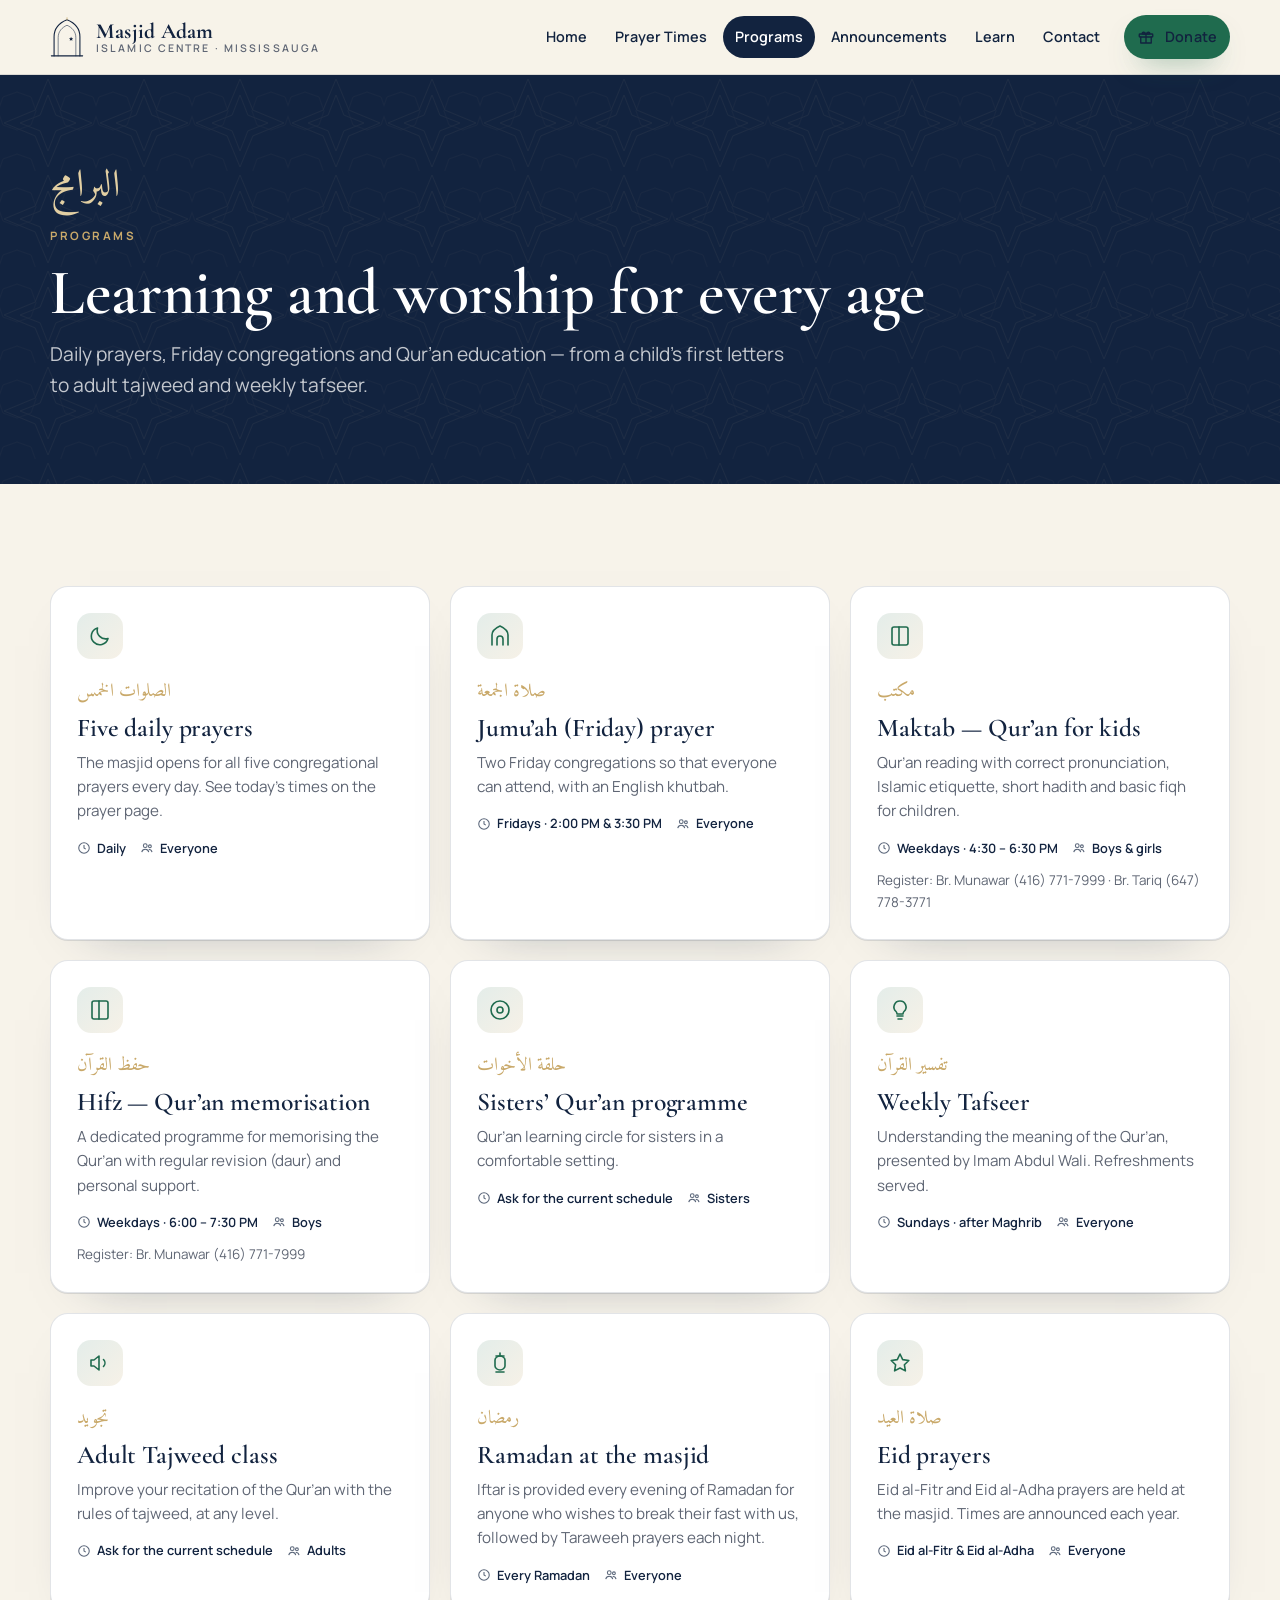
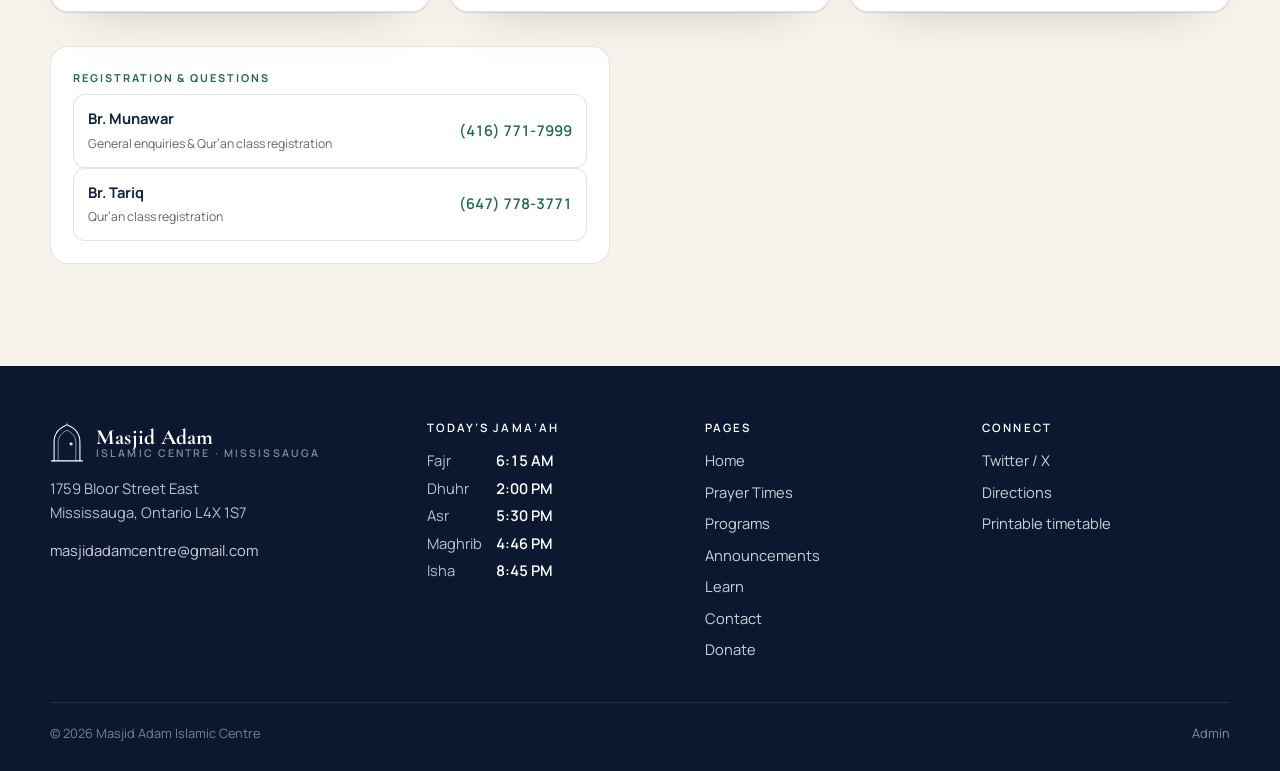
<file: programs.html>
<!doctype html>
<html lang="en" data-base="">
<head>
  <meta charset="utf-8">
  <meta name="viewport" content="width=device-width, initial-scale=1, viewport-fit=cover">
  <title>Programs & Classes · {{name}}</title>
  <meta name="description" content="Qur’an classes for children and adults, Hifz, tafseer, sisters’ programmes, Ramadan and Eid at Masjid Adam Islamic Centre.">
  <meta name="theme-color" content="#12233F">
  <link rel="icon" type="image/png" href="assets/img/favicon.png">
  <link rel="apple-touch-icon" href="assets/img/favicon.png">
  <link rel="preconnect" href="https://fonts.googleapis.com">
  <link rel="preconnect" href="https://fonts.gstatic.com" crossorigin>
  <link href="https://fonts.googleapis.com/css2?family=Cormorant+Garamond:ital,wght@0,500;0,600;0,700;1,500&family=Manrope:wght@400;500;600;700&family=Amiri:wght@400;700&display=swap" rel="stylesheet">
  <link rel="stylesheet" href="assets/css/site.css">
</head>
<body data-page="programs">
  <header class="site-header" id="siteHeader"></header>
  <section class="page-hero">
    <div class="wrap">
      <div class="arabic arabic-title">البرامج</div>
      <p class="kicker gold">Programs</p>
      <h1>Learning and worship for every age</h1>
      <p class="lead">Daily prayers, Friday congregations and Qur’an education — from a child’s first letters to adult tajweed and weekly tafseer.</p>
    </div>
  </section>

  <section>
    <div class="wrap">
      <div class="grid grid-3" id="programsGrid"></div>
      <div style="max-width:560px;margin-top:34px" id="regBox"></div>
    </div>
  </section>

  <footer class="site-footer" id="siteFooter"></footer>
  <script src="assets/js/prayer-calc.js"></script>
  <script src="assets/js/defaults.js"></script>
  <script src="assets/js/content.js"></script>
  <script src="assets/js/site.js"></script>
</body>
</html>
</file>
<file: assets/css/site.css>
/* ==========================================================================
   Masjid Adam Islamic Centre — site styles
   Palette: midnight navy · ivory paper · emerald · soft gold
   ========================================================================== */
:root {
  --navy: #12233F;
  --navy-2: #1B2E5A;
  --navy-3: #0C1730;
  --green: #1F6B4E;
  --green-2: #2E8A66;
  --gold: #C9A96A;
  --gold-2: #E2CFA3;
  --paper: #F7F3EA;
  --paper-2: #EFE8D9;
  --paper-3: #E4DCC9;
  --ink: #1C2230;
  --muted: #5F6674;
  --line: rgba(18, 35, 63, 0.12);
  --line-gold: rgba(201, 169, 106, 0.45);
  --serif: 'Cormorant Garamond', 'Times New Roman', Georgia, serif;
  --sans: 'Manrope', system-ui, -apple-system, 'Segoe UI', Roboto, sans-serif;
  --arabic: 'Amiri', 'Scheherazade New', 'Noto Naskh Arabic', serif;
  --radius: 18px;
  --shadow: 0 24px 60px -32px rgba(18, 35, 63, 0.45);
  --ease: cubic-bezier(0.22, 1, 0.36, 1);
  --pattern: url("data:image/svg+xml,%3Csvg xmlns='http://www.w3.org/2000/svg' width='96' height='96' viewBox='0 0 96 96' fill='none' stroke='%23C9A96A' stroke-width='0.8'%3E%3Cpath d='M48 4l12.9 31.1L92 48 60.9 60.9 48 92 35.1 60.9 4 48l31.1-12.9z'/%3E%3Cpath d='M48 20l7.9 20.1L76 48l-20.1 7.9L48 76l-7.9-20.1L20 48l20.1-7.9z'/%3E%3Cpath d='M17 17l14 5 5 14-5 14-14 5-14-5-5-14 5-14zM79 17l14 5 5 14-5 14-14 5-14-5-5-14 5-14zM17 79l14 5 5 14-5 14-14 5-14-5-5-14 5-14zM79 79l14 5 5 14-5 14-14 5-14-5-5-14 5-14z' opacity='.6'/%3E%3C/svg%3E");
  color-scheme: light;
}

*, *::before, *::after { box-sizing: border-box; }
html { scroll-behavior: smooth; -webkit-text-size-adjust: 100%; }
body {
  margin: 0; background: var(--paper); color: var(--ink);
  font-family: var(--sans); font-size: 16px; line-height: 1.6;
  -webkit-font-smoothing: antialiased; overflow-x: hidden;
}
img { max-width: 100%; display: block; }
a { color: var(--green); text-decoration: none; }
a:hover { text-decoration: underline; text-underline-offset: 3px; }
button { font: inherit; color: inherit; cursor: pointer; }
[hidden] { display: none !important; }
h1, h2, h3, h4 { font-family: var(--serif); font-weight: 600; line-height: 1.12; letter-spacing: -0.005em; margin: 0 0 0.5em; color: var(--navy); }
h1 { font-size: clamp(2.4rem, 5vw, 4rem); }
h2 { font-size: clamp(1.9rem, 3.4vw, 2.8rem); }
h3 { font-size: clamp(1.25rem, 2vw, 1.6rem); }
p { margin: 0 0 1em; }
.arabic { font-family: var(--arabic); direction: rtl; line-height: 1.8; }
.kicker { font-size: 0.72rem; font-weight: 700; letter-spacing: 0.22em; text-transform: uppercase; color: var(--green); margin: 0 0 12px; }
.kicker.gold { color: var(--gold); }
.lead { font-size: clamp(1.05rem, 1.5vw, 1.2rem); color: var(--muted); max-width: 62ch; }
.wrap { width: min(100% - 40px, 1180px); margin-inline: auto; }
.wrap-narrow { width: min(100% - 40px, 860px); margin-inline: auto; }
section { padding: clamp(56px, 8vw, 110px) 0; }
.sr { position: absolute; width: 1px; height: 1px; overflow: hidden; clip: rect(0 0 0 0); }

/* Ornament: thin gold rule with a small star */
.rule { display: flex; align-items: center; gap: 14px; margin: 18px 0 26px; color: var(--gold); }
.rule::before, .rule::after { content: ''; flex: 1; height: 1px; background: linear-gradient(90deg, transparent, var(--line-gold)); }
.rule::after { background: linear-gradient(90deg, var(--line-gold), transparent); }
.rule.left::before { display: none; }
.rule svg { width: 14px; height: 14px; }
.rule.short::before, .rule.short::after { flex: 0 0 60px; }

/* Buttons */
.btn {
  display: inline-flex; align-items: center; justify-content: center; gap: 10px; padding: 13px 24px; border-radius: 999px;
  border: 1.5px solid transparent; font-weight: 600; font-size: 0.95rem; letter-spacing: 0.01em; text-decoration: none !important;
  transition: transform 0.35s var(--ease), box-shadow 0.35s, background 0.25s, color 0.25s, border-color 0.25s;
}
.btn svg { width: 18px; height: 18px; fill: none; stroke: currentColor; stroke-width: 1.8; stroke-linecap: round; stroke-linejoin: round; }
.btn:hover { transform: translateY(-2px); }
.btn-navy { background: var(--navy); color: #fff; box-shadow: 0 14px 30px -16px rgba(18, 35, 63, 0.7); }
.btn-navy:hover { background: var(--navy-2); }
.btn-green { background: var(--green); color: #fff; box-shadow: 0 14px 30px -16px rgba(31, 107, 78, 0.7); }
.btn-green:hover { background: var(--green-2); }
.btn-gold { background: var(--gold); color: var(--navy-3); }
.btn-outline { border-color: rgba(18, 35, 63, 0.25); color: var(--navy); background: transparent; }
.btn-outline:hover { border-color: var(--navy); background: rgba(18, 35, 63, 0.04); }
.on-dark .btn-outline { border-color: rgba(255, 255, 255, 0.35); color: #fff; }
.on-dark .btn-outline:hover { border-color: #fff; background: rgba(255, 255, 255, 0.08); }
.btn-sm { padding: 9px 16px; font-size: 0.86rem; }

/* ---------- Header ---------- */
.site-header {
  position: sticky; top: 0; z-index: 50;
  background: rgba(247, 243, 234, 0.82); backdrop-filter: blur(14px) saturate(1.2); -webkit-backdrop-filter: blur(14px) saturate(1.2);
  border-bottom: 1px solid var(--line);
}
.site-header .wrap { display: flex; align-items: center; justify-content: space-between; gap: 20px; height: 74px; }
.brand { display: flex; align-items: center; gap: 12px; color: var(--navy); text-decoration: none !important; }
.brand svg { width: 34px; height: 41px; flex: none; }
.brand-text { display: flex; flex-direction: column; line-height: 1.05; }
.brand-name { font-family: var(--serif); font-weight: 700; font-size: 1.35rem; letter-spacing: 0.01em; }
.brand-sub { font-size: 0.66rem; letter-spacing: 0.2em; text-transform: uppercase; color: var(--muted); font-weight: 600; }
.nav { display: flex; align-items: center; gap: 4px; }
.nav a { white-space: nowrap; padding: 9px 12px; border-radius: 999px; font-size: 0.9rem; font-weight: 600; color: var(--navy); text-decoration: none !important; transition: background 0.2s; }
.nav a:hover { background: rgba(18, 35, 63, 0.06); }
.nav a.active { background: var(--navy); color: #fff; }
.nav .btn { margin-left: 8px; }
.nav-toggle { display: none; width: 44px; height: 44px; border: 0; background: transparent; border-radius: 12px; color: var(--navy); }
.nav-toggle svg { width: 24px; height: 24px; fill: none; stroke: currentColor; stroke-width: 2; stroke-linecap: round; }
.nav-toggle:hover { background: rgba(18, 35, 63, 0.06); }

/* Next-prayer strip in the header on inner pages */
.next-strip { display: none; }

/* ---------- Hero ---------- */
.hero {
  position: relative; overflow: hidden; color: #fff;
  background: radial-gradient(90% 70% at 15% 0%, #223a6b 0%, var(--navy) 45%, var(--navy-3) 100%);
  padding: clamp(48px, 6vw, 90px) 0 clamp(56px, 7vw, 100px);
}
.hero::before { content: ''; position: absolute; inset: 0; background: var(--pattern); background-size: 96px 96px; opacity: 0.09; pointer-events: none; mix-blend-mode: screen; }
.hero::after { content: ''; position: absolute; inset: auto 0 0; height: 40%; background: linear-gradient(180deg, transparent, rgba(12, 23, 48, 0.55)); pointer-events: none; }
.hero .wrap { position: relative; z-index: 1; display: grid; grid-template-columns: minmax(0, 1.1fr) minmax(320px, 440px); gap: clamp(28px, 5vw, 72px); align-items: center; }
.hero-text .bismillah { width: min(100%, 300px); height: auto; opacity: 0.9; margin-bottom: 26px; }
.hero-text h1 { color: #fff; margin-bottom: 18px; }
.hero-text h1 em { font-style: italic; color: var(--gold-2); font-weight: 500; }
.hero-text .lead { color: rgba(255, 255, 255, 0.78); }
.hero-actions { display: flex; flex-wrap: wrap; gap: 12px; margin-top: 28px; }
.hero-meta { display: flex; flex-wrap: wrap; gap: 6px 22px; margin-top: 30px; font-size: 0.88rem; color: rgba(255, 255, 255, 0.65); }
.hero-meta b { color: #fff; font-weight: 600; }

/* Today card */
.today {
  background: rgba(247, 243, 234, 0.98); color: var(--ink); border-radius: 26px; padding: 26px 26px 22px;
  box-shadow: 0 40px 90px -40px rgba(0, 0, 0, 0.7), 0 0 0 1px rgba(201, 169, 106, 0.35);
  position: relative;
}
.today::before { content: ''; position: absolute; inset: 8px; border-radius: 20px; border: 1px solid var(--line-gold); pointer-events: none; }
.today-head { display: flex; justify-content: space-between; align-items: flex-start; gap: 16px; margin-bottom: 14px; }
.today-date { font-family: var(--serif); font-size: 1.35rem; font-weight: 600; color: var(--navy); line-height: 1.15; }
.today-hijri { font-size: 0.82rem; color: var(--muted); margin-top: 3px; }
.today-hijri .arabic { display: inline; font-size: 1rem; color: var(--green); margin-left: 6px; }
.today-live { font-size: 0.68rem; font-weight: 700; letter-spacing: 0.16em; text-transform: uppercase; color: var(--green); display: inline-flex; align-items: center; gap: 7px; white-space: nowrap; padding-top: 6px; }
.today-live i { width: 7px; height: 7px; border-radius: 50%; background: var(--green); box-shadow: 0 0 0 3px rgba(31, 107, 78, 0.18); animation: pulse 2.4s ease-in-out infinite; }
@keyframes pulse { 50% { opacity: 0.35; } }
.next {
  display: grid; grid-template-columns: 1fr auto; gap: 6px 16px; align-items: end; padding: 14px 16px; border-radius: 16px; margin-bottom: 14px;
  background: linear-gradient(135deg, var(--navy), var(--navy-2)); color: #fff;
}
.next-label { font-size: 0.68rem; letter-spacing: 0.18em; text-transform: uppercase; color: var(--gold-2); font-weight: 700; }
.next-name { font-family: var(--serif); font-size: 1.7rem; font-weight: 600; line-height: 1; }
.next-name .arabic { font-size: 1.2rem; color: var(--gold-2); margin-left: 8px; }
.next-in { text-align: right; font-size: 0.8rem; color: rgba(255, 255, 255, 0.7); }
.next-in b { display: block; font-size: 1.2rem; color: #fff; font-family: var(--serif); font-weight: 600; }
.times { width: 100%; border-collapse: collapse; }
.times th { font-size: 0.66rem; letter-spacing: 0.16em; text-transform: uppercase; color: var(--muted); font-weight: 700; text-align: right; padding: 4px 6px 8px; }
.times th:first-child { text-align: left; }
.times td { padding: 9px 6px; border-top: 1px solid var(--line); text-align: right; font-variant-numeric: tabular-nums; font-weight: 600; color: var(--navy); }
.times td:first-child { text-align: left; font-family: var(--serif); font-size: 1.12rem; }
.times td:first-child .arabic { font-size: 0.95rem; color: var(--muted); margin-left: 8px; font-weight: 400; }
.times td.adhan { color: var(--muted); font-weight: 500; }
.times tr.is-next td { color: var(--green); }
.times tr.is-next td:first-child::before { content: ''; display: inline-block; width: 6px; height: 6px; border-radius: 50%; background: var(--green); margin-right: 8px; vertical-align: middle; }
.times tr.is-past td { opacity: 0.55; }
.times tr.sunrise td { font-weight: 500; color: var(--muted); font-size: 0.92rem; }
.times tr.sunrise td:first-child { font-size: 1rem; }
.today-foot { display: flex; justify-content: space-between; align-items: center; gap: 12px; margin-top: 14px; padding-top: 12px; border-top: 1px solid var(--line); font-size: 0.86rem; color: var(--muted); flex-wrap: wrap; }
.today-foot b { color: var(--navy); }
.today-foot a { font-weight: 600; }

/* Day arc: sun's path with prayer markers */
.dayarc { margin-top: -34px; position: relative; z-index: 2; }
.dayarc-card { background: #fff; border-radius: 22px; padding: 22px 26px 16px; box-shadow: var(--shadow), 0 0 0 1px var(--line); }
.dayarc-track { position: relative; height: 92px; }
.dayarc-track svg { position: absolute; inset: 0; width: 100%; height: 100%; overflow: visible; }
.dayarc-mark { position: absolute; top: 0; transform: translateX(-50%); text-align: center; font-size: 0.72rem; font-weight: 700; color: var(--navy); letter-spacing: 0.04em; }
.dayarc-mark small { display: block; font-weight: 500; color: var(--muted); font-variant-numeric: tabular-nums; letter-spacing: 0; }
.dayarc-mark::after { content: ''; display: block; width: 8px; height: 8px; border-radius: 50%; background: var(--gold); margin: 6px auto 0; box-shadow: 0 0 0 3px #fff, 0 0 0 4px var(--line-gold); }
.dayarc-mark.past { color: var(--muted); }
.dayarc-mark.past::after { background: var(--paper-3); }
.dayarc-mark.now { color: var(--green); }
.dayarc-mark.now::after { background: var(--green); box-shadow: 0 0 0 3px #fff, 0 0 0 5px rgba(31, 107, 78, 0.25); }
.dayarc-sun { position: absolute; top: 44px; width: 14px; height: 14px; border-radius: 50%; background: radial-gradient(circle at 35% 35%, #fff2c9, var(--gold)); box-shadow: 0 0 0 4px rgba(201, 169, 106, 0.25), 0 0 18px rgba(201, 169, 106, 0.6); transform: translate(-50%, -50%); transition: left 1s linear; }
.dayarc-foot { display: flex; justify-content: space-between; gap: 12px; flex-wrap: wrap; font-size: 0.82rem; color: var(--muted); margin-top: 8px; }
.dayarc-foot b { color: var(--navy); font-weight: 600; }

/* ---------- Generic blocks ---------- */
.section-head { max-width: 720px; margin-bottom: clamp(28px, 4vw, 44px); }
.section-head.center { margin-inline: auto; text-align: center; }
.section-head.center .rule { justify-content: center; }
.grid { display: grid; gap: 20px; }
.grid-2 { grid-template-columns: repeat(2, minmax(0, 1fr)); }
.grid-3 { grid-template-columns: repeat(3, minmax(0, 1fr)); }
.card { background: #fff; border-radius: var(--radius); padding: 26px; box-shadow: 0 1px 0 var(--line), 0 20px 50px -40px rgba(18, 35, 63, 0.5); border: 1px solid var(--line); transition: transform 0.4s var(--ease), box-shadow 0.4s; }
.card:hover { transform: translateY(-3px); box-shadow: 0 1px 0 var(--line), 0 30px 60px -36px rgba(18, 35, 63, 0.45); }
.card h3 { margin-bottom: 8px; }
.card p { color: var(--muted); font-size: 0.95rem; margin: 0; }
.card .arabic { color: var(--gold); font-size: 1.15rem; margin-bottom: 6px; direction: rtl; text-align: left; }
.card-icon { width: 46px; height: 46px; border-radius: 14px; display: grid; place-items: center; background: linear-gradient(135deg, rgba(31, 107, 78, 0.12), rgba(201, 169, 106, 0.16)); color: var(--green); margin-bottom: 16px; }
.card-icon svg { width: 24px; height: 24px; fill: none; stroke: currentColor; stroke-width: 1.6; stroke-linecap: round; stroke-linejoin: round; }
.meta { display: flex; flex-wrap: wrap; gap: 6px 14px; margin-top: 14px; font-size: 0.8rem; color: var(--navy); font-weight: 600; }
.meta span { display: inline-flex; align-items: center; gap: 6px; }
.meta svg { width: 14px; height: 14px; fill: none; stroke: currentColor; stroke-width: 1.8; opacity: 0.7; }
.card-contact { margin-top: 12px; font-size: 0.84rem; color: var(--muted); }

/* Arch photo frame */
.arch { position: relative; }
.arch img { width: 100%; height: 100%; object-fit: cover; clip-path: url(#archClip); aspect-ratio: 4 / 5; }
.arch::after { content: ''; position: absolute; inset: -12px; clip-path: url(#archClip); border: 1.5px solid var(--gold); opacity: 0.55; pointer-events: none; }
.arch.wide img { aspect-ratio: 16 / 11; }

/* About */
.about .wrap { display: grid; grid-template-columns: minmax(280px, 0.8fr) minmax(0, 1.2fr); gap: clamp(30px, 6vw, 80px); align-items: center; }
.about .prose p { color: var(--muted); font-size: 1.04rem; }
.about .facts { display: grid; grid-template-columns: repeat(3, 1fr); gap: 14px; margin-top: 26px; }
.about .fact { border-top: 1.5px solid var(--gold); padding-top: 10px; }
.about .fact b { display: block; font-family: var(--serif); font-size: 1.7rem; color: var(--navy); line-height: 1; }
.about .fact span { font-size: 0.78rem; color: var(--muted); letter-spacing: 0.04em; }

/* Reminder band */
.reminder { background: var(--paper-2); text-align: center; padding: clamp(48px, 6vw, 80px) 0; position: relative; }
.reminder .arabic { font-size: clamp(1.6rem, 3.4vw, 2.6rem); color: var(--navy); margin: 0 auto 14px; max-width: 900px; }
.reminder .text { font-family: var(--serif); font-size: clamp(1.2rem, 2vw, 1.55rem); font-style: italic; color: var(--ink); max-width: 720px; margin: 0 auto 8px; }
.reminder .src { font-size: 0.78rem; letter-spacing: 0.18em; text-transform: uppercase; color: var(--gold); font-weight: 700; }

/* Announcements */
.news { display: grid; grid-template-columns: repeat(3, minmax(0, 1fr)); gap: 20px; }
.news-item { background: #fff; border-radius: var(--radius); overflow: hidden; border: 1px solid var(--line); display: flex; flex-direction: column; transition: transform 0.4s var(--ease), box-shadow 0.4s; }
.news-item:hover { transform: translateY(-3px); box-shadow: 0 30px 60px -36px rgba(18, 35, 63, 0.45); }
.news-item .thumb { aspect-ratio: 3 / 2; background: var(--paper-2); overflow: hidden; }
.news-item .thumb img { width: 100%; height: 100%; object-fit: cover; }
.news-item .body { padding: 20px 22px 22px; display: flex; flex-direction: column; gap: 8px; flex: 1; }
.news-item time { font-size: 0.74rem; letter-spacing: 0.14em; text-transform: uppercase; color: var(--gold); font-weight: 700; }
.news-item h3 { font-size: 1.3rem; margin: 0; }
.news-item p { color: var(--muted); font-size: 0.93rem; margin: 0; display: -webkit-box; -webkit-line-clamp: 3; -webkit-box-orient: vertical; overflow: hidden; }
.news-item .more { margin-top: auto; font-weight: 600; font-size: 0.9rem; }
.pin { display: inline-flex; align-items: center; gap: 5px; font-size: 0.7rem; font-weight: 700; letter-spacing: 0.12em; text-transform: uppercase; color: var(--green); }
.news-full .news-item { flex-direction: row; }
.news-full .thumb { width: 300px; aspect-ratio: auto; flex: none; }
.news-full .body p { display: block; -webkit-line-clamp: unset; }
.news-full .body .md p { margin-bottom: 0.8em; }

/* Learn teasers */
.learn-band { background: var(--navy); color: #fff; position: relative; overflow: hidden; }
.learn-band::before { content: ''; position: absolute; inset: 0; background: var(--pattern); background-size: 96px 96px; opacity: 0.07; mix-blend-mode: screen; }
.learn-band .wrap { position: relative; }
.learn-band h2, .learn-band h3 { color: #fff; }
.learn-band .lead { color: rgba(255, 255, 255, 0.72); }
.learn-band .card { background: rgba(255, 255, 255, 0.05); border-color: rgba(255, 255, 255, 0.1); box-shadow: none; color: #fff; }
.learn-band .card p { color: rgba(255, 255, 255, 0.7); }
.learn-band .card .arabic { color: var(--gold-2); }
.learn-band .card-icon { background: rgba(201, 169, 106, 0.15); color: var(--gold-2); }
.learn-band .card:hover { background: rgba(255, 255, 255, 0.08); }

/* Donate band */
.donate-band { background: linear-gradient(135deg, var(--green) 0%, #174f3a 100%); color: #fff; position: relative; overflow: hidden; }
.donate-band::before { content: ''; position: absolute; inset: 0; background: var(--pattern); background-size: 96px 96px; opacity: 0.08; mix-blend-mode: screen; }
.donate-band .wrap { position: relative; display: grid; grid-template-columns: minmax(0, 1.2fr) minmax(280px, 0.8fr); gap: 40px; align-items: center; }
.donate-band h2 { color: #fff; }
.donate-band p { color: rgba(255, 255, 255, 0.78); }
.etransfer { background: rgba(255, 255, 255, 0.08); border: 1px solid rgba(255, 255, 255, 0.18); border-radius: 18px; padding: 22px; }
.etransfer .label { font-size: 0.68rem; letter-spacing: 0.18em; text-transform: uppercase; color: var(--gold-2); font-weight: 700; margin-bottom: 8px; }
.etransfer .email { font-family: var(--serif); font-size: clamp(1.2rem, 2.2vw, 1.5rem); font-weight: 600; word-break: break-all; margin-bottom: 14px; }
.copy-btn { display: inline-flex; align-items: center; gap: 8px; padding: 9px 14px; border-radius: 999px; border: 1px solid rgba(255, 255, 255, 0.35); background: transparent; color: #fff; font-size: 0.85rem; font-weight: 600; }
.copy-btn:hover { background: rgba(255, 255, 255, 0.12); }
.copy-btn svg { width: 15px; height: 15px; fill: none; stroke: currentColor; stroke-width: 1.8; }

/* Visit */
.visit .wrap { display: grid; grid-template-columns: minmax(0, 1fr) minmax(300px, 1fr); gap: 40px; align-items: stretch; }
.visit .map { border-radius: 22px; overflow: hidden; min-height: 340px; border: 1px solid var(--line); box-shadow: var(--shadow); filter: saturate(0.85); }
.visit .map iframe { width: 100%; height: 100%; min-height: 340px; border: 0; display: block; }
.addr { font-family: var(--serif); font-size: 1.35rem; color: var(--navy); line-height: 1.35; margin-bottom: 14px; }
.info-list { list-style: none; margin: 0; padding: 0; display: grid; gap: 12px; }
.info-list li { display: flex; gap: 12px; align-items: flex-start; font-size: 0.95rem; color: var(--muted); }
.info-list svg { width: 20px; height: 20px; flex: none; margin-top: 2px; fill: none; stroke: var(--green); stroke-width: 1.6; stroke-linecap: round; stroke-linejoin: round; }
.info-list b { color: var(--navy); font-weight: 600; }
.contacts { display: grid; gap: 10px; margin-top: 8px; }
.contact-row { display: flex; justify-content: space-between; gap: 10px; padding: 12px 14px; border-radius: 12px; background: #fff; border: 1px solid var(--line); font-size: 0.92rem; align-items: center; }
.contact-row b { color: var(--navy); display: block; }
.contact-row small { color: var(--muted); }
.contact-row a { font-weight: 600; white-space: nowrap; font-variant-numeric: tabular-nums; }

/* Footer */
.site-footer { background: var(--navy-3); color: rgba(255, 255, 255, 0.72); padding: 56px 0 28px; font-size: 0.92rem; }
.site-footer .cols { display: grid; grid-template-columns: 1.4fr 1fr 1fr 1fr; gap: 30px; margin-bottom: 40px; }
.site-footer h4 { color: #fff; font-family: var(--sans); font-size: 0.72rem; letter-spacing: 0.18em; text-transform: uppercase; margin-bottom: 14px; }
.site-footer ul { list-style: none; margin: 0; padding: 0; display: grid; gap: 8px; }
.site-footer a { color: rgba(255, 255, 255, 0.8); }
.site-footer a:hover { color: #fff; }
.site-footer .brand { color: #fff; margin-bottom: 14px; }
.site-footer .brand-sub { color: rgba(255, 255, 255, 0.5); }
.site-footer .bottom { border-top: 1px solid rgba(255, 255, 255, 0.1); padding-top: 20px; display: flex; justify-content: space-between; gap: 12px; flex-wrap: wrap; font-size: 0.8rem; color: rgba(255, 255, 255, 0.45); }
.site-footer .bottom a { color: rgba(255, 255, 255, 0.5); }
.footer-times { display: grid; grid-template-columns: auto 1fr; gap: 4px 14px; font-variant-numeric: tabular-nums; }
.footer-times b { color: #fff; font-weight: 600; }

/* ---------- Inner pages ---------- */
.page-hero { background: var(--navy); color: #fff; padding: clamp(44px, 6vw, 80px) 0 clamp(36px, 5vw, 64px); position: relative; overflow: hidden; }
.page-hero::before { content: ''; position: absolute; inset: 0; background: var(--pattern); background-size: 96px 96px; opacity: 0.08; mix-blend-mode: screen; }
.page-hero .wrap { position: relative; }
.page-hero h1 { color: #fff; margin-bottom: 10px; }
.page-hero .lead { color: rgba(255, 255, 255, 0.75); }
.page-hero .arabic-title { font-size: clamp(1.6rem, 3vw, 2.4rem); color: var(--gold-2); margin-bottom: 6px; text-align: left; }

/* Prayer page */
.pt-layout { display: grid; grid-template-columns: minmax(300px, 400px) minmax(0, 1fr); gap: 34px; align-items: start; }
.pt-side { position: sticky; top: 94px; }
.month-head { display: flex; align-items: center; justify-content: space-between; gap: 12px; flex-wrap: wrap; margin-bottom: 16px; }
.month-nav { display: flex; align-items: center; gap: 6px; }
.month-nav button { width: 40px; height: 40px; border-radius: 12px; border: 1px solid var(--line); background: #fff; display: grid; place-items: center; }
.month-nav button:hover { background: var(--paper-2); }
.month-nav button svg { width: 18px; height: 18px; fill: none; stroke: currentColor; stroke-width: 2; stroke-linecap: round; }
.month-nav h2 { margin: 0 8px; font-size: 1.6rem; min-width: 200px; text-align: center; }
.month-actions { display: flex; gap: 8px; align-items: center; }
.month-hijri { font-size: 0.82rem; color: var(--muted); text-align: center; }
.table-wrap { overflow-x: auto; border-radius: 18px; border: 1px solid var(--line); background: #fff; box-shadow: var(--shadow); }
.month { width: 100%; border-collapse: collapse; font-size: 0.84rem; font-variant-numeric: tabular-nums; min-width: 680px; }
.month thead th { position: sticky; top: 0; background: var(--navy); color: #fff; font-weight: 600; font-size: 0.68rem; letter-spacing: 0.08em; text-transform: uppercase; padding: 10px 6px; text-align: center; }
.month thead th.group { background: var(--navy-2); font-size: 0.66rem; color: var(--gold-2); padding: 8px; border-bottom: 1px solid rgba(255, 255, 255, 0.12); }
.month thead th.sub { font-size: 0.62rem; color: rgba(255, 255, 255, 0.7); letter-spacing: 0.08em; padding: 6px 8px 10px; font-weight: 500; }
.month td { padding: 7px 6px; text-align: center; border-top: 1px solid var(--line); color: var(--ink); }
.month td.day { text-align: left; font-weight: 700; color: var(--navy); white-space: nowrap; }
.month td.day small { color: var(--muted); font-weight: 500; margin-left: 6px; }
.month td.iq { font-weight: 700; color: var(--navy); background: rgba(201, 169, 106, 0.08); }
.month td.ad { color: var(--muted); }
.month tr.fri td { background: rgba(31, 107, 78, 0.06); }
.month tr.fri td.iq { background: rgba(31, 107, 78, 0.12); }
.month tr.today td { background: rgba(201, 169, 106, 0.18); }
.month tr.today td.day::before { content: '●'; color: var(--green); margin-right: 6px; font-size: 0.6rem; vertical-align: middle; }
.legend { display: flex; flex-wrap: wrap; gap: 8px 18px; font-size: 0.8rem; color: var(--muted); margin-top: 12px; }
.legend i { display: inline-block; width: 12px; height: 12px; border-radius: 3px; vertical-align: -1px; margin-right: 6px; border: 1px solid var(--line); }
.notes { margin-top: 26px; display: grid; gap: 12px; }
.note { display: flex; gap: 12px; padding: 14px 16px; border-radius: 14px; background: #fff; border: 1px solid var(--line); font-size: 0.92rem; color: var(--muted); }
.note svg { width: 20px; height: 20px; flex: none; fill: none; stroke: var(--gold); stroke-width: 1.7; stroke-linecap: round; }
.jumuah-box { margin-top: 18px; padding: 18px 20px; border-radius: 16px; background: linear-gradient(135deg, rgba(31, 107, 78, 0.1), rgba(201, 169, 106, 0.14)); border: 1px solid var(--line); }
.jumuah-box .label { font-size: 0.68rem; letter-spacing: 0.18em; text-transform: uppercase; color: var(--green); font-weight: 700; margin-bottom: 8px; }
.jumuah-box .row { display: flex; justify-content: space-between; font-weight: 600; color: var(--navy); padding: 4px 0; font-variant-numeric: tabular-nums; }
.jumuah-box .row + .row { border-top: 1px dashed var(--line); }
.timetable-img { margin-top: 26px; }
.timetable-img img { border-radius: 14px; border: 1px solid var(--line); box-shadow: var(--shadow); }
.timetable-img figcaption { font-size: 0.82rem; color: var(--muted); margin-top: 8px; }
.how { display: grid; grid-template-columns: repeat(3, 1fr); gap: 20px; }
.how .card p { font-size: 0.92rem; }

/* Learn page */
.learn-nav { display: flex; flex-wrap: wrap; gap: 8px; margin: -10px 0 30px; }
.learn-nav a { padding: 8px 14px; border-radius: 999px; border: 1px solid var(--line); background: #fff; font-size: 0.86rem; font-weight: 600; color: var(--navy); }
.learn-nav a:hover { border-color: var(--navy); text-decoration: none; }
.prayer-table { width: 100%; border-collapse: collapse; background: #fff; border-radius: 18px; overflow: hidden; border: 1px solid var(--line); box-shadow: var(--shadow); }
.prayer-table th { background: var(--navy); color: #fff; font-size: 0.7rem; letter-spacing: 0.14em; text-transform: uppercase; padding: 12px 14px; text-align: left; font-weight: 600; }
.prayer-table td { padding: 14px; border-top: 1px solid var(--line); vertical-align: top; font-size: 0.94rem; color: var(--muted); }
.prayer-table td:first-child { font-family: var(--serif); font-size: 1.25rem; color: var(--navy); font-weight: 600; white-space: nowrap; }
.prayer-table td:first-child .arabic { display: block; font-size: 1.05rem; color: var(--gold); text-align: left; font-weight: 400; }
.prayer-table td b { color: var(--navy); }
.article { background: #fff; border: 1px solid var(--line); border-radius: 22px; padding: clamp(24px, 4vw, 40px); scroll-margin-top: 90px; }
.article + .article { margin-top: 20px; }
.article h2 { display: flex; align-items: baseline; justify-content: space-between; gap: 16px; flex-wrap: wrap; font-size: 1.8rem; }
.article h2 .arabic { font-size: 1.4rem; color: var(--gold); font-weight: 400; }
.article .md p, .article .md li { color: var(--muted); }
.article .md strong { color: var(--navy); }
.article .md ol, .article .md ul { padding-left: 22px; }
.article .md li { margin-bottom: 6px; }
.steps { counter-reset: s; list-style: none; padding: 0; margin: 0; display: grid; gap: 14px; }
.steps li { display: grid; grid-template-columns: 40px 1fr; gap: 14px; align-items: start; }
.steps li::before { counter-increment: s; content: counter(s); width: 40px; height: 40px; border-radius: 50%; display: grid; place-items: center; font-family: var(--serif); font-weight: 700; font-size: 1.1rem; color: var(--navy); background: linear-gradient(135deg, rgba(201, 169, 106, 0.25), rgba(31, 107, 78, 0.12)); }
.steps b { color: var(--navy); display: block; margin-bottom: 2px; }
.steps span { color: var(--muted); font-size: 0.94rem; }
.glossary { display: grid; grid-template-columns: repeat(3, 1fr); gap: 12px; }
.glossary dt { font-family: var(--serif); font-size: 1.15rem; font-weight: 700; color: var(--navy); }
.glossary dd { margin: 0; color: var(--muted); font-size: 0.9rem; }
.glossary > div { background: #fff; border: 1px solid var(--line); border-radius: 14px; padding: 14px 16px; }
.dates { display: grid; gap: 10px; }
.date-row { display: grid; grid-template-columns: 64px 1fr; gap: 16px; align-items: center; background: #fff; border: 1px solid var(--line); border-radius: 14px; padding: 12px 16px; }
.date-row .d { text-align: center; font-family: var(--serif); line-height: 1; }
.date-row .d b { display: block; font-size: 1.6rem; color: var(--navy); }
.date-row .d span { font-size: 0.7rem; letter-spacing: 0.12em; text-transform: uppercase; color: var(--gold); font-weight: 700; }
.date-row h3 { font-size: 1.15rem; margin: 0 0 2px; }
.date-row p { margin: 0; font-size: 0.86rem; color: var(--muted); }
.date-row .tag { font-size: 0.66rem; letter-spacing: 0.12em; text-transform: uppercase; color: var(--muted); font-weight: 700; margin-left: 8px; }

/* Donate page */
.donate-grid { display: grid; grid-template-columns: minmax(0, 1.1fr) minmax(300px, 0.9fr); gap: 34px; align-items: start; }
.method { display: flex; gap: 16px; padding: 22px; background: #fff; border: 1px solid var(--line); border-radius: 18px; margin-bottom: 14px; }
.method .card-icon { margin: 0; flex: none; }
.method h3 { font-size: 1.25rem; margin-bottom: 4px; }
.method p { font-size: 0.93rem; color: var(--muted); margin: 0 0 10px; }
.method .email { font-family: var(--serif); font-size: 1.35rem; font-weight: 700; color: var(--navy); word-break: break-all; }
.method .copy-btn { border-color: rgba(18, 35, 63, 0.25); color: var(--navy); margin-top: 8px; }
.method .copy-btn:hover { background: rgba(18, 35, 63, 0.05); }
.uses { display: grid; gap: 12px; }
.use { padding: 18px 20px; border-left: 2px solid var(--gold); background: #fff; border-radius: 0 14px 14px 0; }
.use b { color: var(--navy); display: block; margin-bottom: 4px; font-family: var(--serif); font-size: 1.15rem; }
.use span { color: var(--muted); font-size: 0.92rem; }
.quote-card { background: var(--navy); color: #fff; border-radius: 22px; padding: 30px; margin-top: 20px; position: relative; overflow: hidden; }
.quote-card::before { content: ''; position: absolute; inset: 0; background: var(--pattern); background-size: 96px 96px; opacity: 0.08; mix-blend-mode: screen; }
.quote-card > * { position: relative; }
.quote-card .arabic { font-size: 1.5rem; color: var(--gold-2); margin-bottom: 12px; }
.quote-card .text { font-family: var(--serif); font-size: 1.2rem; font-style: italic; margin-bottom: 8px; color: rgba(255, 255, 255, 0.9); }
.quote-card .src { font-size: 0.72rem; letter-spacing: 0.16em; text-transform: uppercase; color: var(--gold-2); font-weight: 700; }

/* Toast */
.toast { position: fixed; z-index: 100; left: 50%; bottom: 24px; transform: translate(-50%, 20px); padding: 11px 18px; border-radius: 999px; background: var(--navy); color: #fff; font-size: 0.9rem; font-weight: 600; opacity: 0; visibility: hidden; transition: all 0.35s var(--ease); box-shadow: var(--shadow); }
.toast.show { opacity: 1; visibility: visible; transform: translate(-50%, 0); }

/* Reveal on scroll (subtle) */
/* Sections appear without fade-in motion — kept still on purpose. */
.reveal { opacity: 1; }

/* ---------- Responsive ---------- */
@media (max-width: 1100px) {
  .nav a { padding: 8px 9px; font-size: 0.85rem; }
  .brand-sub { display: none; }
}
@media (max-width: 1000px) {
  .hero .wrap { grid-template-columns: 1fr; }
  .hero-text { text-align: center; }
  .hero-text .bismillah { margin-inline: auto; }
  .hero-text .lead { margin-inline: auto; }
  .hero-actions, .hero-meta { justify-content: center; }
  .today { max-width: 560px; margin-inline: auto; width: 100%; }
  .about .wrap, .donate-band .wrap, .visit .wrap, .donate-grid { grid-template-columns: 1fr; }
  .about .arch { max-width: 420px; margin-inline: auto; }
  .grid-3, .news, .how, .glossary { grid-template-columns: repeat(2, minmax(0, 1fr)); }
  .site-footer .cols { grid-template-columns: 1fr 1fr; }
  .pt-layout { grid-template-columns: minmax(0, 1fr); }
  .pt-side { position: static; }
  .news-full .news-item { flex-direction: column; }
  .news-full .thumb { width: 100%; aspect-ratio: 3 / 2; }
}
@media (max-width: 760px) {
  body { font-size: 15.5px; }
  .site-header .wrap { height: 66px; }
  .nav { position: fixed; inset: 66px 0 auto; background: var(--paper); border-bottom: 1px solid var(--line); flex-direction: column; align-items: stretch; padding: 12px 20px 18px; gap: 4px; display: none; box-shadow: 0 30px 50px -30px rgba(0, 0, 0, 0.4); }
  .nav.open { display: flex; }
  .nav a { padding: 12px 14px; font-size: 1rem; }
  .nav .btn { margin: 8px 0 0; }
  .nav-toggle { display: grid; place-items: center; }
  .brand-name { font-size: 1.15rem; }
  .grid-2, .grid-3, .news, .how, .glossary, .site-footer .cols { grid-template-columns: 1fr; }
  .about .facts { grid-template-columns: repeat(3, 1fr); gap: 8px; }
  .about .fact b { font-size: 1.3rem; }
  .today { padding: 20px 18px 16px; }
  .times td:first-child .arabic { display: none; }
  .dayarc-mark small { display: none; }
  .dayarc-track { height: 76px; }
  .dayarc-sun { top: 40px; }
  .method { flex-direction: column; }
  .date-row { grid-template-columns: 54px 1fr; }
  .section-head { margin-bottom: 24px; }
  section { padding: 48px 0; }
}

/* ---------- Print: the monthly timetable ---------- */
@media print {
  body { background: #fff; color: #000; }
  .site-header, .site-footer, .page-hero, .pt-side, .month-nav button, .legend, .no-print, .toast, .dayarc { display: none !important; }
  .pt-layout { display: block; }
  .table-wrap { border: 0; box-shadow: none; overflow: visible; }
  .month { min-width: 0; font-size: 10.5pt; }
  .month thead th { background: #eee !important; color: #000 !important; -webkit-print-color-adjust: exact; print-color-adjust: exact; }
  .month td { padding: 4px 6px; border-top: 1px solid #ccc; }
  .month td.iq { background: #f3f3f3 !important; -webkit-print-color-adjust: exact; print-color-adjust: exact; }
  .print-head { display: block !important; text-align: center; margin-bottom: 10px; }
  .print-head h1 { font-size: 18pt; margin: 0; }
  .print-head p { margin: 2px 0; font-size: 10pt; }
  .notes { margin-top: 12px; }
  .note { border: 1px solid #ccc; padding: 6px 10px; font-size: 9.5pt; }
  .note svg { display: none; }
  @page { margin: 12mm; }
}
.print-head { display: none; }
</file>
<file: assets/css/admin.css>
/* Admin studio */
.admin { background: #EFEBE1; }
.admin h1, .admin h2, .admin h3 { font-family: var(--serif); }

/* Lock screen */
.lock { position: fixed; inset: 0; z-index: 200; display: grid; place-items: center; padding: 20px; background: radial-gradient(80% 60% at 20% 0%, #223a6b, var(--navy) 50%, var(--navy-3)); }
.lock::before { content: ''; position: absolute; inset: 0; background: var(--pattern); background-size: 96px 96px; opacity: 0.08; mix-blend-mode: screen; }
.lock[hidden] { display: none; }
.lock-card { position: relative; width: min(100%, 420px); background: var(--paper); border-radius: 24px; padding: 34px 30px 30px; box-shadow: 0 40px 100px -30px rgba(0, 0, 0, 0.7), 0 0 0 1px var(--line-gold); text-align: center; }
.lock-mark svg { width: 44px; height: 53px; color: var(--navy); margin: 0 auto 12px; }
.lock-card h1 { font-size: 1.8rem; margin-bottom: 20px; }
.lock-card h1 span { color: var(--green); font-style: italic; font-weight: 600; }
.lock-card form { display: grid; gap: 12px; text-align: left; }
.lock-card .hint { font-size: 0.84rem; color: var(--muted); line-height: 1.5; margin: 0; }
.lock-card .err { color: #b3261e; font-size: 0.86rem; font-weight: 600; min-height: 1.2em; margin: 0; }
.lock-card .btn { width: 100%; }
.lock-card .alt { margin-top: 14px; font-size: 0.84rem; }

/* Layout */
.app { display: grid; grid-template-columns: 250px minmax(0, 1fr); min-height: 100dvh; }
.side { background: var(--navy); color: #fff; display: flex; flex-direction: column; padding: 22px 16px; position: sticky; top: 0; height: 100dvh; }
.side-brand { display: flex; align-items: center; gap: 10px; color: #fff; text-decoration: none !important; padding: 4px 8px 20px; }
.side-brand svg { width: 28px; height: 34px; }
.side-brand b { display: block; font-family: var(--serif); font-size: 1.15rem; line-height: 1; }
.side-brand small { font-size: 0.62rem; letter-spacing: 0.2em; text-transform: uppercase; color: var(--gold-2); }
.side-nav { display: grid; gap: 2px; }
.side-nav button { text-align: left; border: 0; background: transparent; color: rgba(255, 255, 255, 0.72); padding: 10px 12px; border-radius: 10px; font-weight: 600; font-size: 0.9rem; }
.side-nav button:hover { background: rgba(255, 255, 255, 0.07); color: #fff; }
.side-nav button.on { background: var(--gold); color: var(--navy-3); }
.side-foot { margin-top: auto; display: grid; gap: 4px; padding-top: 16px; border-top: 1px solid rgba(255, 255, 255, 0.1); }
.side-link { text-align: left; background: transparent; border: 0; color: rgba(255, 255, 255, 0.6); padding: 8px 12px; font-size: 0.84rem; font-weight: 600; text-decoration: none !important; border-radius: 8px; }
.side-link:hover { color: #fff; background: rgba(255, 255, 255, 0.07); }
.main { min-width: 0; }
.topbar { position: sticky; top: 0; z-index: 20; display: flex; align-items: center; gap: 14px; padding: 12px 26px; background: rgba(239, 235, 225, 0.85); backdrop-filter: blur(12px); border-bottom: 1px solid var(--line); }
.side-toggle { display: none; width: 40px; height: 40px; border: 0; background: transparent; border-radius: 10px; }
.side-toggle svg { width: 22px; height: 22px; fill: none; stroke: var(--navy); stroke-width: 2; stroke-linecap: round; }
.status { display: flex; align-items: center; gap: 8px; font-size: 0.84rem; font-weight: 600; color: var(--muted); flex: 1; }
.status i { width: 8px; height: 8px; border-radius: 50%; background: var(--green); flex: none; }
.status small { display: none; font-size: 0.82rem; }
.status.dirty i { background: #d9a13b; }
.status.busy i { animation: pulse 0.8s infinite; }
.top-actions { display: flex; gap: 8px; }
.views { padding: 26px; max-width: 1080px; }
.view { display: none; }
.view.on { display: block; animation: fade 0.3s ease; }
@keyframes fade { from { opacity: 0; transform: translateY(6px); } }
.view-head { margin-bottom: 20px; }
.view-head h1 { font-size: 2rem; margin-bottom: 4px; }
.view-head p { color: var(--muted); margin: 0; max-width: 70ch; }
.view-head a { font-weight: 600; }

/* Cards & fields */
.acard { background: #fff; border: 1px solid var(--line); border-radius: 18px; padding: 22px; margin-bottom: 18px; }
.acard h2 { font-size: 1.3rem; margin-bottom: 4px; }
.acard > p.sub { color: var(--muted); font-size: 0.88rem; margin: 0 0 16px; }
.fields { display: grid; grid-template-columns: 1fr 1fr; gap: 14px; }
.fields .wide { grid-column: 1 / -1; }
.fields.three { grid-template-columns: repeat(3, 1fr); }
.field { display: grid; gap: 6px; }
.field > span { font-size: 0.7rem; font-weight: 700; letter-spacing: 0.1em; text-transform: uppercase; color: var(--muted); }
.field small { font-size: 0.76rem; color: var(--muted); }
.admin input[type="text"], .admin input[type="number"], .admin input[type="date"], .admin input[type="time"], .admin input[type="url"], .admin input[type="email"], .admin input[type="password"], .admin textarea, .admin select {
  width: 100%; font: 500 0.95rem var(--sans); color: var(--ink); padding: 10px 12px; border-radius: 10px; border: 1px solid rgba(18, 35, 63, 0.18); background: #fff; outline: none; transition: border-color 0.2s, box-shadow 0.2s;
}
.admin input:focus, .admin textarea:focus, .admin select:focus { border-color: var(--green); box-shadow: 0 0 0 3px rgba(31, 107, 78, 0.15); }
.admin textarea { min-height: 96px; resize: vertical; line-height: 1.5; }
.admin textarea.tall { min-height: 200px; }
.admin input.arabic, .admin textarea.arabic { font-family: var(--arabic); font-size: 1.15rem; direction: rtl; }
.check { display: flex; align-items: center; gap: 10px; font-size: 0.92rem; font-weight: 600; color: var(--navy); cursor: pointer; }
.check input { width: 18px; height: 18px; accent-color: var(--green); }
.btn-row { display: flex; gap: 8px; flex-wrap: wrap; margin-top: 14px; }
.btn-danger { background: transparent; border-color: rgba(179, 38, 30, 0.35); color: #b3261e; }
.btn-danger:hover { background: rgba(179, 38, 30, 0.06); }
.ghost-btn { border: 0; background: transparent; color: var(--muted); font-size: 0.82rem; font-weight: 600; padding: 6px 8px; border-radius: 8px; }
.ghost-btn:hover { background: rgba(18, 35, 63, 0.06); color: var(--navy); }
.ghost-btn.danger:hover { color: #b3261e; background: rgba(179, 38, 30, 0.08); }
.help { background: rgba(201, 169, 106, 0.14); border: 1px solid var(--line-gold); border-radius: 12px; padding: 12px 14px; font-size: 0.86rem; color: var(--ink); margin-bottom: 16px; line-height: 1.55; }
.help b { color: var(--navy); }
.help code { background: rgba(18, 35, 63, 0.08); padding: 1px 6px; border-radius: 5px; font-size: 0.82em; }

/* List editor */
.list { display: grid; gap: 12px; }
.item { border: 1px solid var(--line); border-radius: 14px; padding: 16px; background: #fbfaf7; }
.item-head { display: flex; align-items: center; justify-content: space-between; gap: 10px; margin-bottom: 12px; }
.item-head b { font-family: var(--serif); font-size: 1.1rem; color: var(--navy); overflow: hidden; text-overflow: ellipsis; white-space: nowrap; }
.item-tools { display: flex; gap: 2px; flex: none; }
.item-tools button { width: 32px; height: 32px; border: 0; background: transparent; border-radius: 8px; color: var(--muted); display: grid; place-items: center; }
.item-tools button:hover { background: rgba(18, 35, 63, 0.07); color: var(--navy); }
.item-tools button.del:hover { color: #b3261e; background: rgba(179, 38, 30, 0.08); }
.item-tools button:disabled { opacity: 0.3; pointer-events: none; }
.item-tools svg { width: 16px; height: 16px; fill: none; stroke: currentColor; stroke-width: 2; stroke-linecap: round; }
.add-btn { width: 100%; padding: 14px; border: 1.5px dashed rgba(31, 107, 78, 0.4); border-radius: 14px; background: transparent; color: var(--green); font-weight: 700; margin-top: 12px; }
.add-btn:hover { background: rgba(31, 107, 78, 0.06); border-color: var(--green); }
.thumb-field { display: flex; gap: 14px; align-items: center; }
.thumb-field img { width: 96px; height: 72px; object-fit: cover; border-radius: 10px; border: 1px solid var(--line); background: var(--paper-2); }
.thumb-field .ph { width: 96px; height: 72px; border-radius: 10px; border: 1px dashed var(--line); display: grid; place-items: center; font-size: 0.7rem; color: var(--muted); }

/* Iqamah table */
.iq-table { width: 100%; border-collapse: collapse; font-size: 0.88rem; }
.iq-table th { text-align: left; font-size: 0.66rem; letter-spacing: 0.12em; text-transform: uppercase; color: var(--muted); padding: 6px 6px; }
.iq-table td { padding: 4px 6px; border-top: 1px solid var(--line); }
.iq-table input { padding: 8px 10px !important; font-variant-numeric: tabular-nums; text-align: center; }
.iq-table input.bad { border-color: #b3261e !important; background: rgba(179, 38, 30, 0.06); }
.iq-table td.date input { text-align: left; min-width: 140px; }
.iq-table tr.current td { background: rgba(201, 169, 106, 0.14); }
.table-scroll { overflow-x: auto; }

/* Today preview */
.today-check { display: grid; grid-template-columns: repeat(6, 1fr); gap: 8px; }
.today-check div { background: var(--paper); border: 1px solid var(--line); border-radius: 12px; padding: 10px; text-align: center; }
.today-check b { display: block; font-family: var(--serif); font-size: 1.2rem; color: var(--navy); }
.today-check small { display: block; font-size: 0.62rem; letter-spacing: 0.12em; text-transform: uppercase; color: var(--muted); }
.today-check em { font-style: normal; font-size: 0.78rem; color: var(--green); font-weight: 700; }

/* Dashboard */
.dash { display: grid; grid-template-columns: repeat(3, 1fr); gap: 14px; margin-bottom: 18px; }
.stat { background: #fff; border: 1px solid var(--line); border-radius: 16px; padding: 18px; }
.stat b { display: block; font-family: var(--serif); font-size: 2rem; color: var(--navy); line-height: 1; }
.stat span { font-size: 0.8rem; color: var(--muted); }
.stat.warn { border-color: rgba(217, 161, 59, 0.5); background: rgba(217, 161, 59, 0.08); }
.quick { display: grid; grid-template-columns: repeat(3, 1fr); gap: 12px; }
.quick button { text-align: left; background: #fff; border: 1px solid var(--line); border-radius: 14px; padding: 16px; font-weight: 600; color: var(--navy); }
.quick button:hover { border-color: var(--green); }
.quick button small { display: block; color: var(--muted); font-weight: 500; font-size: 0.82rem; margin-top: 3px; }
.preview-wrap { border-radius: 16px; overflow: hidden; border: 1px solid var(--line); background: #fff; aspect-ratio: 16 / 10; position: relative; }
.preview-wrap iframe { position: absolute; inset: 0; width: 1280px; height: 800px; border: 0; transform-origin: 0 0; pointer-events: none; }

/* Modal */
.modal { position: fixed; inset: 0; z-index: 300; display: grid; place-items: center; padding: 16px; background: rgba(12, 23, 48, 0.6); backdrop-filter: blur(4px); }
.modal[hidden] { display: none; }
.modal-card { width: min(100%, 520px); background: #fff; border-radius: 20px; padding: 26px; box-shadow: 0 40px 100px -30px rgba(0, 0, 0, 0.6); }
.modal-card h2 { font-size: 1.5rem; margin-bottom: 8px; }
.modal-card p { color: var(--muted); font-size: 0.92rem; }
.modal-card .log { font-family: ui-monospace, Menlo, monospace; font-size: 0.78rem; background: var(--paper); border-radius: 10px; padding: 12px; max-height: 220px; overflow: auto; white-space: pre-wrap; color: var(--ink); }
.modal-card .btn-row { justify-content: flex-end; }

.toast { background: var(--navy); }

@media (max-width: 900px) {
  .app { grid-template-columns: 1fr; }
  .side { position: fixed; z-index: 40; inset: 0 auto 0 0; width: 260px; transform: translateX(-100%); transition: transform 0.3s var(--ease); }
  .side.open { transform: none; box-shadow: 30px 0 80px -30px rgba(0, 0, 0, 0.6); }
  .side-toggle { display: grid; place-items: center; }
  .views { padding: 16px; }
  .fields, .fields.three, .dash, .quick, .today-check { grid-template-columns: 1fr 1fr; }
  .topbar { padding: 10px 14px; }
  .status span { display: none; }
  .status small { display: inline; }
  .top-actions .btn { padding: 8px 12px; font-size: 0.8rem; }
}
@media (max-width: 560px) {
  .fields, .fields.three, .dash, .quick { grid-template-columns: 1fr; }
  .today-check { grid-template-columns: repeat(3, 1fr); }
}
</file>
